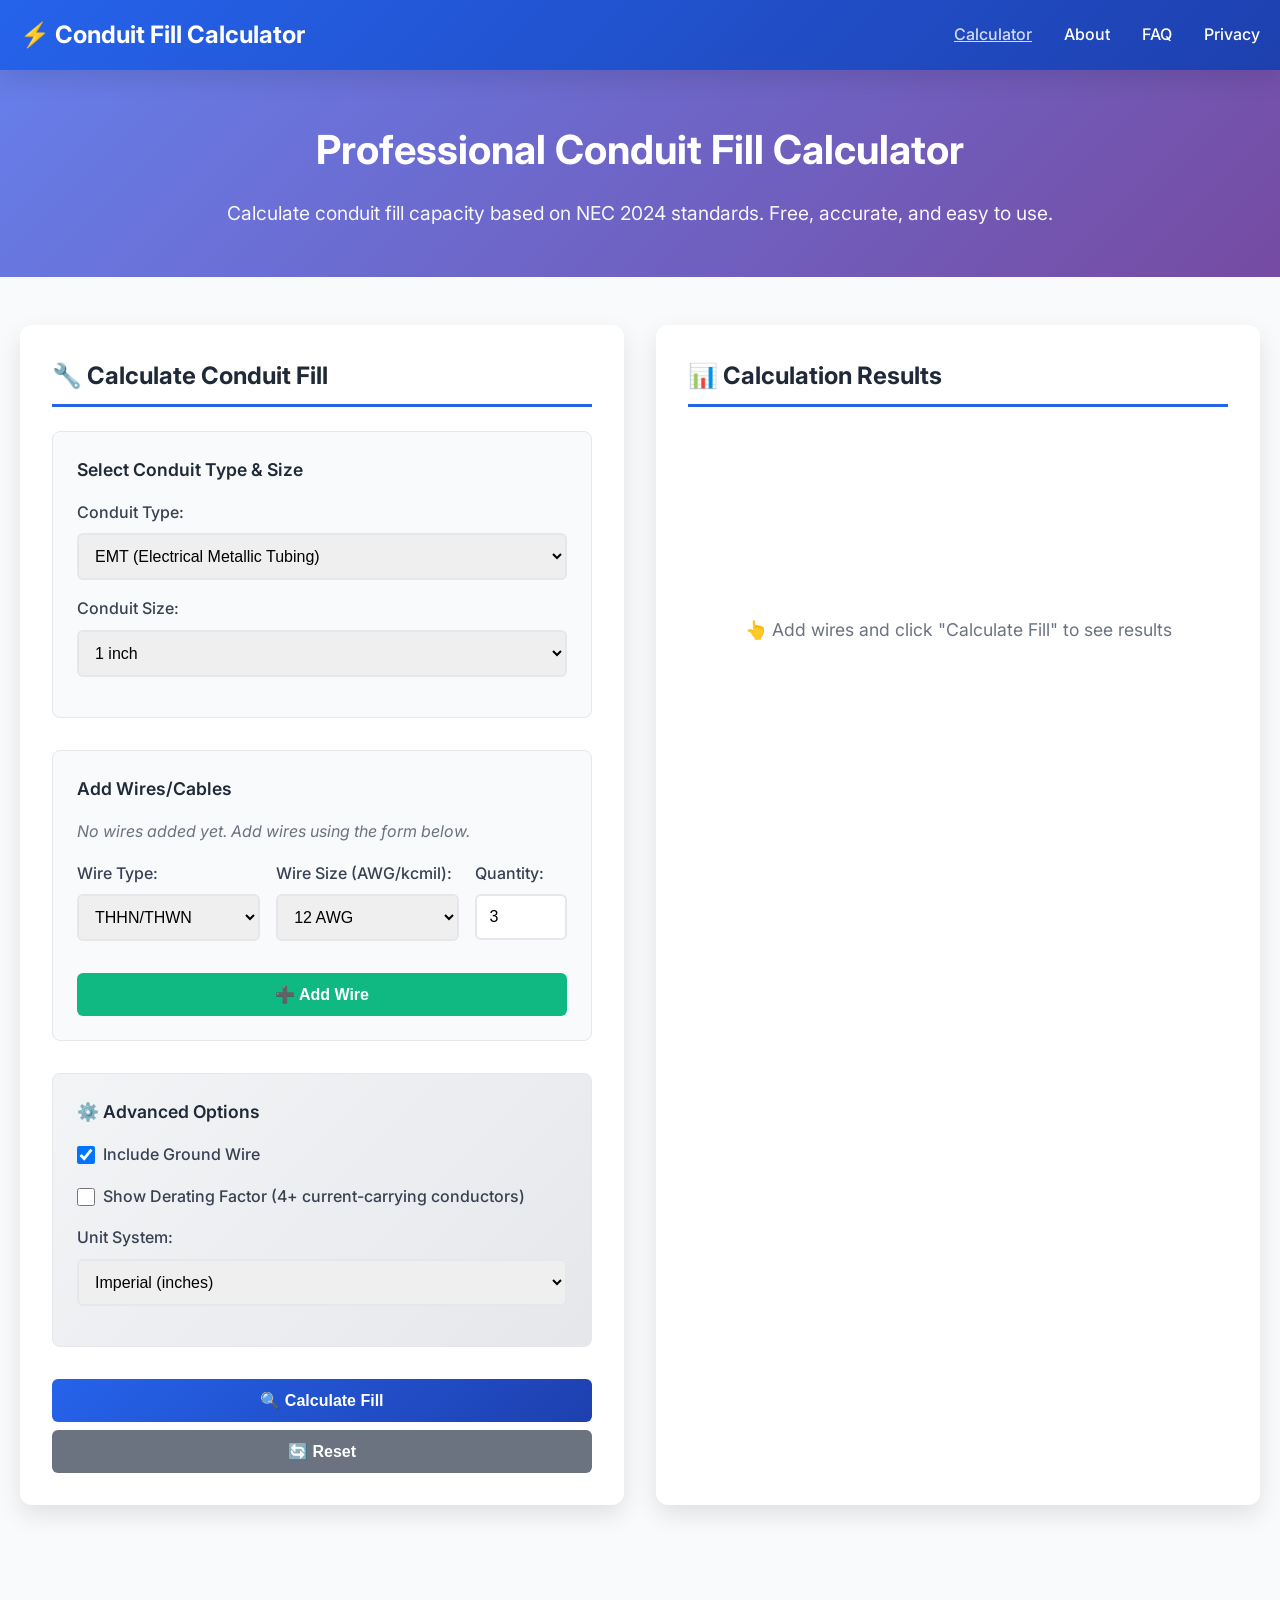
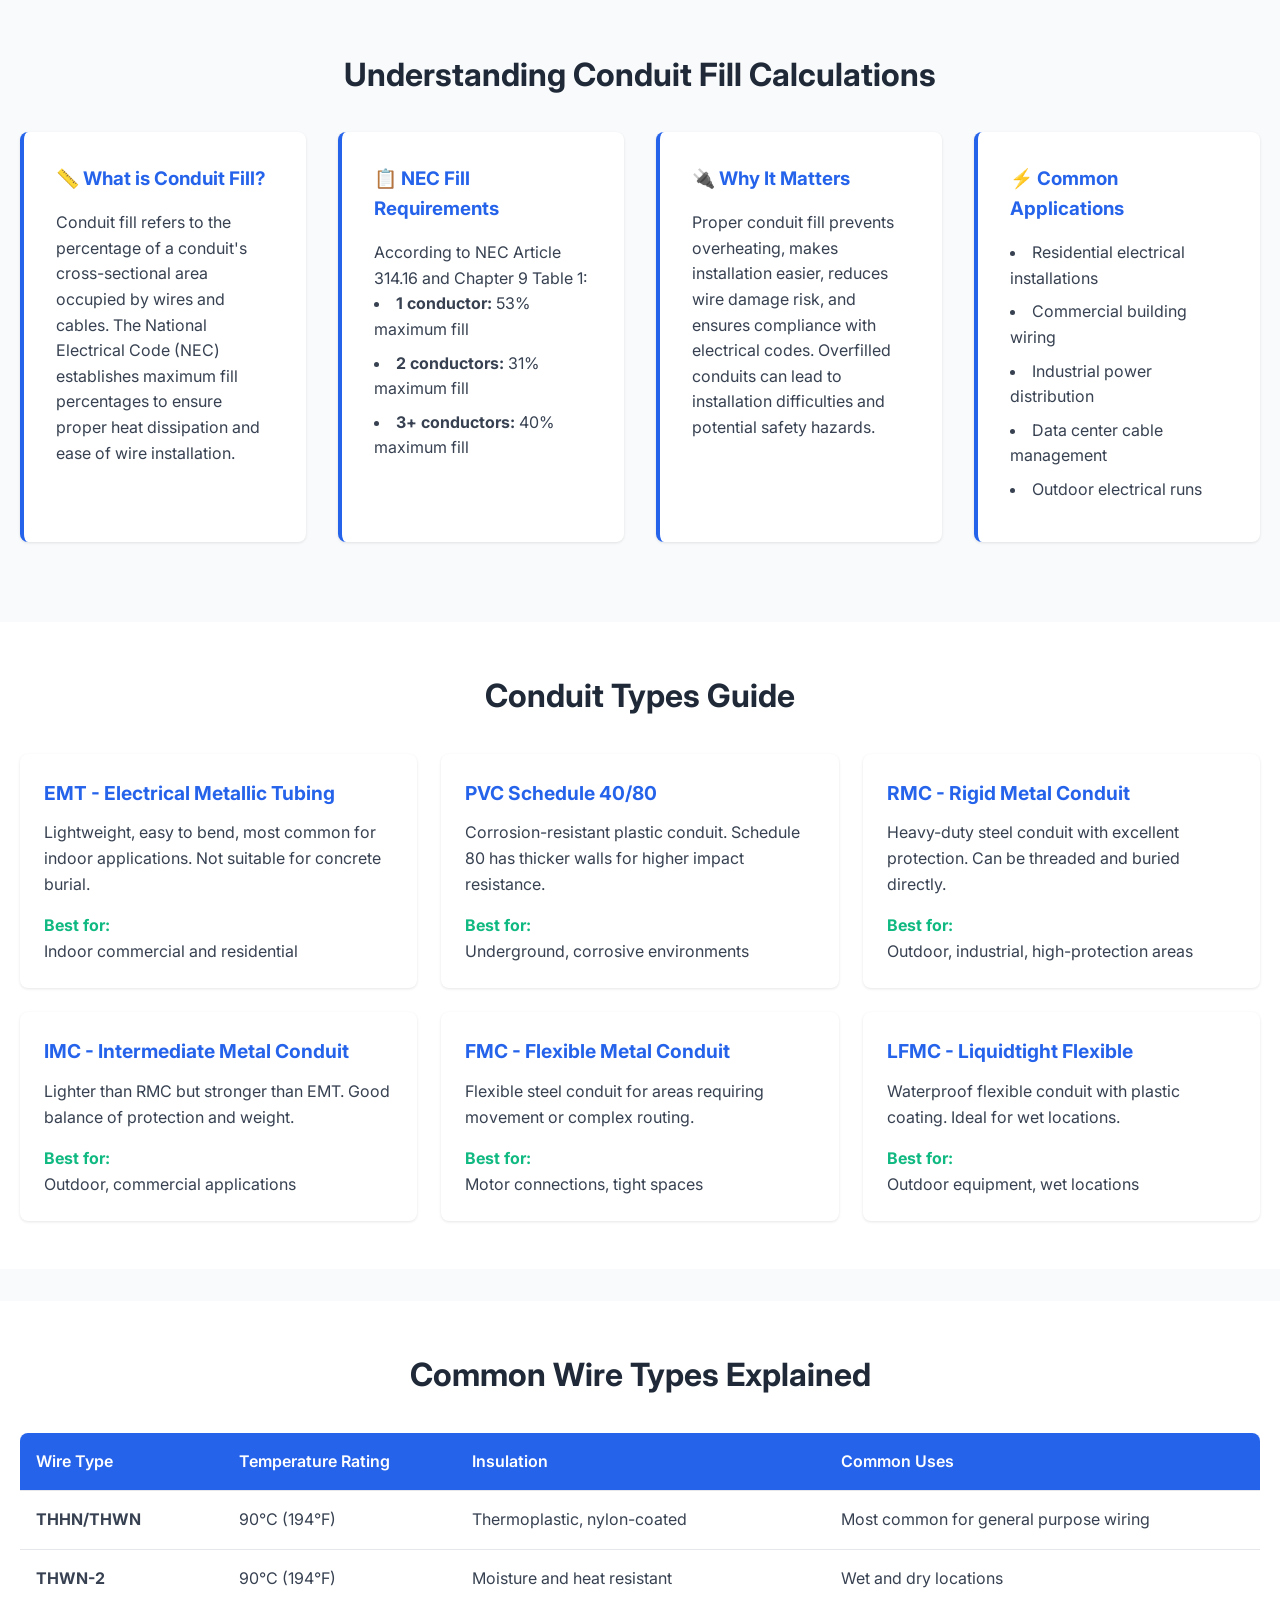
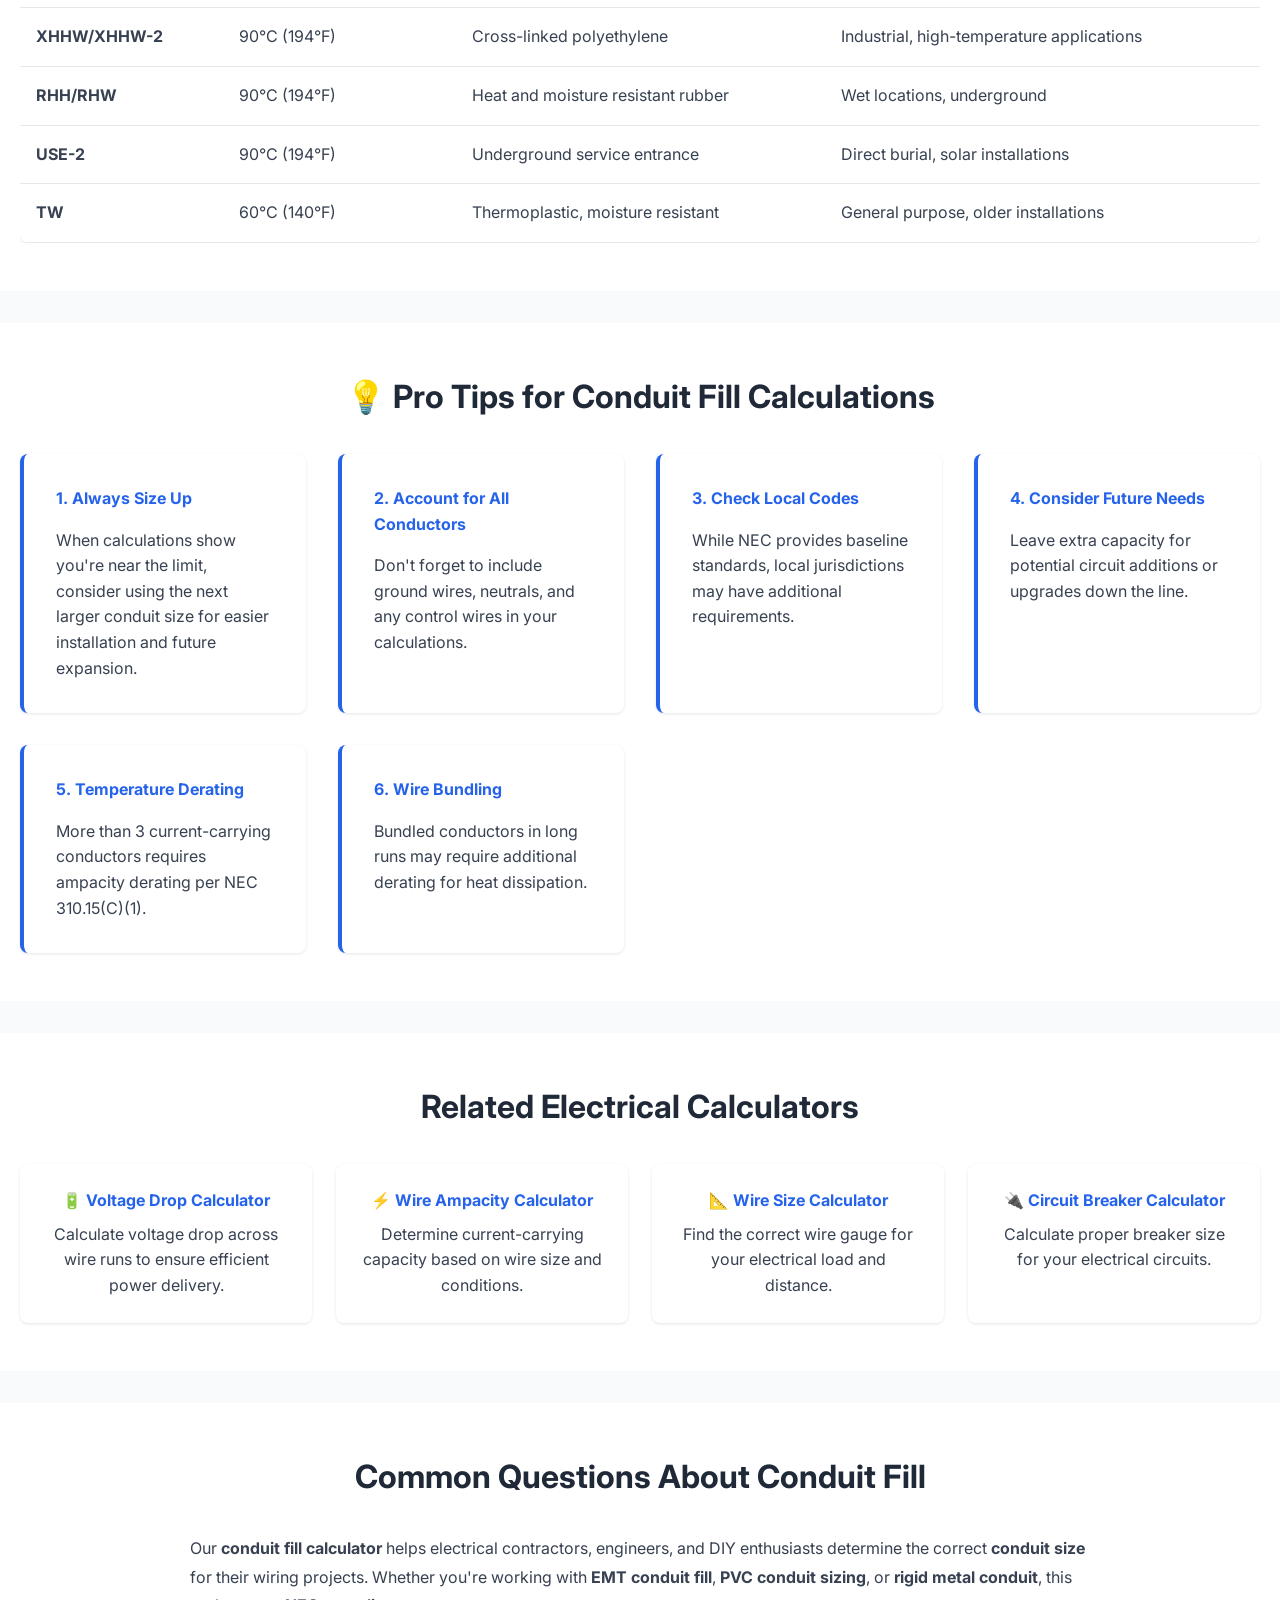
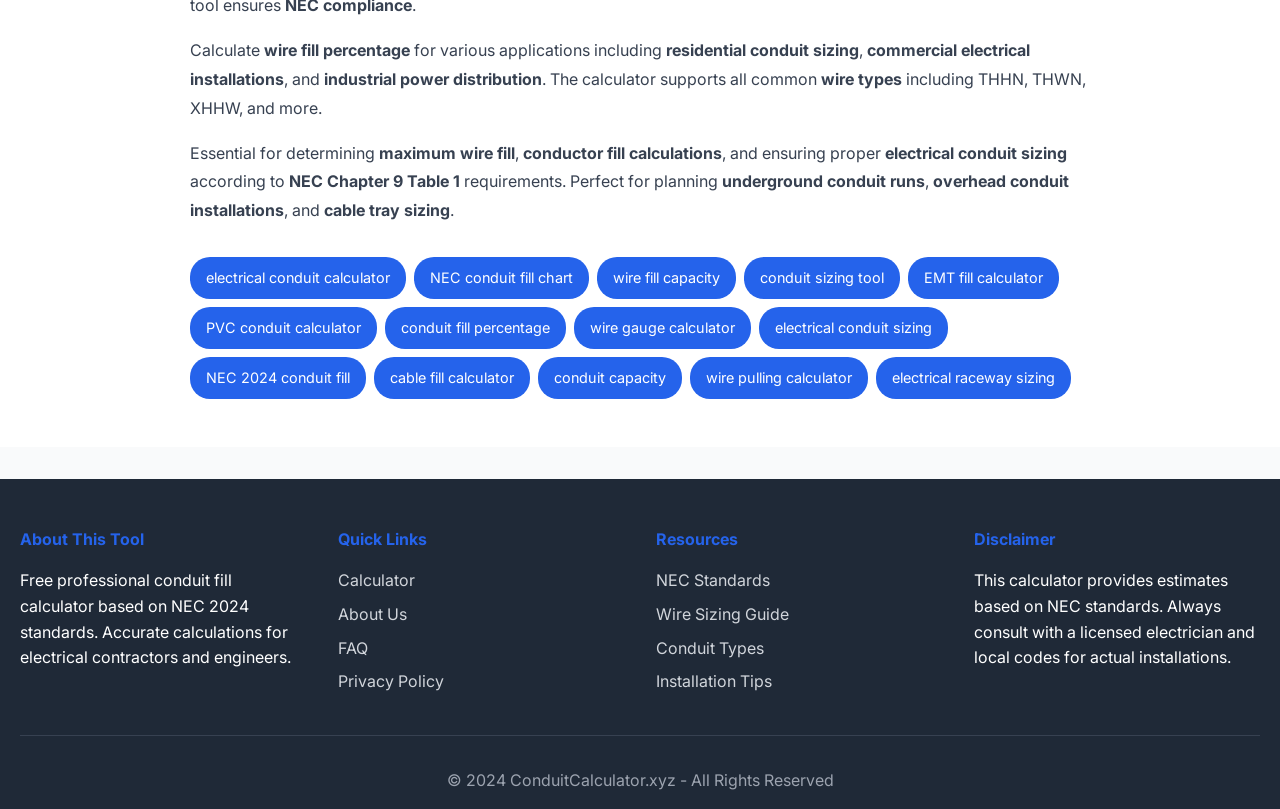
<file: index.html>
<!DOCTYPE html>
<html lang="en">
<head>
    <meta charset="UTF-8">
    <meta name="viewport" content="width=device-width, initial-scale=1.0">
    <title>Conduit Fill Calculator - NEC Compliant Wire & Cable Calculator 2024</title>
    <meta name="description" content="Free online conduit fill calculator based on NEC 2024 standards. Calculate maximum wire fill capacity for EMT, PVC, RMC conduits. Professional electrical conduit sizing tool.">
    <meta name="keywords" content="conduit fill calculator, NEC conduit fill, wire fill calculator, conduit size calculator, electrical conduit calculator, EMT conduit fill, PVC conduit fill, cable fill calculator, conduit capacity calculator">
    <meta name="author" content="ConduitCalculator.xyz">
    <meta name="robots" content="index, follow">
    <link rel="canonical" href="https://conduitcalculator.xyz/">
    
    <!-- Open Graph / Facebook -->
    <meta property="og:type" content="website">
    <meta property="og:url" content="https://conduitcalculator.xyz/">
    <meta property="og:title" content="Conduit Fill Calculator - NEC Compliant Wire Calculator">
    <meta property="og:description" content="Calculate conduit fill capacity based on NEC standards. Free online tool for electrical contractors and engineers.">
    <meta property="og:image" content="https://conduitcalculator.xyz/og-image.jpg">

    <!-- Twitter -->
    <meta property="twitter:card" content="summary_large_image">
    <meta property="twitter:url" content="https://conduitcalculator.xyz/">
    <meta property="twitter:title" content="Conduit Fill Calculator - NEC Compliant">
    <meta property="twitter:description" content="Calculate conduit fill capacity based on NEC standards.">
    <meta property="twitter:image" content="https://conduitcalculator.xyz/og-image.jpg">

    <!-- Structured Data -->
    <script type="application/ld+json">
    {
        "@context": "https://schema.org",
        "@type": "WebApplication",
        "name": "Conduit Fill Calculator",
        "description": "Professional conduit fill calculator for electrical contractors. Calculate wire and cable fill capacity based on NEC standards.",
        "url": "https://conduitcalculator.xyz/",
        "applicationCategory": "UtilityApplication",
        "operatingSystem": "Any",
        "offers": {
            "@type": "Offer",
            "price": "0",
            "priceCurrency": "USD"
        },
        "aggregateRating": {
            "@type": "AggregateRating",
            "ratingValue": "4.8",
            "ratingCount": "1247"
        }
    }
    </script>

    <!-- PWA Manifest -->
    <link rel="manifest" href="/manifest.json">
    <meta name="theme-color" content="#2563eb">
    <meta name="apple-mobile-web-app-capable" content="yes">
    <meta name="apple-mobile-web-app-status-bar-style" content="black-translucent">
    <meta name="apple-mobile-web-app-title" content="ConduitCalc">
    
    <link rel="stylesheet" href="styles.css">
    <link rel="preconnect" href="https://fonts.googleapis.com">
    <link rel="preconnect" href="https://fonts.gstatic.com" crossorigin>
    <link href="https://fonts.googleapis.com/css2?family=Inter:wght@300;400;500;600;700&display=swap" rel="stylesheet">
</head>
<body>
    <!-- Header -->
    <header class="header">
        <div class="container">
            <div class="logo">
                <h1>⚡ Conduit Fill Calculator</h1>
            </div>
            <nav class="nav">
                <ul>
                    <li><a href="index.html" class="active">Calculator</a></li>
                    <li><a href="about.html">About</a></li>
                    <li><a href="faq.html">FAQ</a></li>
                    <li><a href="privacy.html">Privacy</a></li>
                </ul>
            </nav>
        </div>
    </header>

    <!-- Hero Section -->
    <section class="hero">
        <div class="container">
            <h2>Professional Conduit Fill Calculator</h2>
            <p>Calculate conduit fill capacity based on NEC 2024 standards. Free, accurate, and easy to use.</p>
        </div>
    </section>

    <!-- Main Calculator Section -->
    <main class="main-content">
        <div class="container">
            <div class="calculator-wrapper">
                <!-- Left Panel - Calculator -->
                <div class="calculator-panel">
                    <h3>🔧 Calculate Conduit Fill</h3>
                    
                    <!-- Conduit Selection -->
                    <div class="section">
                        <h4>Select Conduit Type & Size</h4>
                        <div class="form-group">
                            <label for="conduitType">Conduit Type:</label>
                            <select id="conduitType" class="form-control">
                                <option value="EMT">EMT (Electrical Metallic Tubing)</option>
                                <option value="PVC40">PVC Schedule 40</option>
                                <option value="PVC80">PVC Schedule 80</option>
                                <option value="RMC">RMC (Rigid Metal Conduit)</option>
                                <option value="IMC">IMC (Intermediate Metal Conduit)</option>
                                <option value="FMC">FMC (Flexible Metal Conduit)</option>
                                <option value="LFMC">LFMC (Liquidtight Flexible Metal)</option>
                            </select>
                        </div>
                        <div class="form-group">
                            <label for="conduitSize">Conduit Size:</label>
                            <select id="conduitSize" class="form-control">
                                <option value="0.5">½ inch</option>
                                <option value="0.75">¾ inch</option>
                                <option value="1" selected>1 inch</option>
                                <option value="1.25">1¼ inch</option>
                                <option value="1.5">1½ inch</option>
                                <option value="2">2 inch</option>
                                <option value="2.5">2½ inch</option>
                                <option value="3">3 inch</option>
                                <option value="3.5">3½ inch</option>
                                <option value="4">4 inch</option>
                                <option value="5">5 inch</option>
                                <option value="6">6 inch</option>
                            </select>
                        </div>
                    </div>

                    <!-- Wire Selection -->
                    <div class="section">
                        <h4>Add Wires/Cables</h4>
                        <div id="wiresList" class="wires-list">
                            <!-- Dynamic wire entries will be added here -->
                        </div>
                        
                        <div class="wire-input-form">
                            <div class="form-row">
                                <div class="form-group">
                                    <label for="wireType">Wire Type:</label>
                                    <select id="wireType" class="form-control">
                                        <option value="THHN">THHN/THWN</option>
                                        <option value="THWN-2">THWN-2</option>
                                        <option value="XHHW">XHHW</option>
                                        <option value="XHHW-2">XHHW-2</option>
                                        <option value="RHH">RHH</option>
                                        <option value="RHW">RHW</option>
                                        <option value="RHW-2">RHW-2</option>
                                        <option value="USE-2">USE-2</option>
                                        <option value="TW">TW</option>
                                    </select>
                                </div>
                                <div class="form-group">
                                    <label for="wireSize">Wire Size (AWG/kcmil):</label>
                                    <select id="wireSize" class="form-control">
                                        <option value="14">14 AWG</option>
                                        <option value="12" selected>12 AWG</option>
                                        <option value="10">10 AWG</option>
                                        <option value="8">8 AWG</option>
                                        <option value="6">6 AWG</option>
                                        <option value="4">4 AWG</option>
                                        <option value="3">3 AWG</option>
                                        <option value="2">2 AWG</option>
                                        <option value="1">1 AWG</option>
                                        <option value="1/0">1/0 AWG</option>
                                        <option value="2/0">2/0 AWG</option>
                                        <option value="3/0">3/0 AWG</option>
                                        <option value="4/0">4/0 AWG</option>
                                        <option value="250">250 kcmil</option>
                                        <option value="300">300 kcmil</option>
                                        <option value="350">350 kcmil</option>
                                        <option value="400">400 kcmil</option>
                                        <option value="500">500 kcmil</option>
                                        <option value="600">600 kcmil</option>
                                        <option value="750">750 kcmil</option>
                                        <option value="1000">1000 kcmil</option>
                                    </select>
                                </div>
                                <div class="form-group">
                                    <label for="wireCount">Quantity:</label>
                                    <input type="number" id="wireCount" class="form-control" value="3" min="1" max="100">
                                </div>
                            </div>
                            <button type="button" class="btn btn-add" onclick="addWire()">➕ Add Wire</button>
                        </div>
                    </div>

                    <!-- Advanced Options -->
                    <div class="section advanced-section">
                        <h4>⚙️ Advanced Options</h4>
                        <div class="form-group">
                            <label>
                                <input type="checkbox" id="includeGround" checked>
                                Include Ground Wire
                            </label>
                        </div>
                        <div class="form-group">
                            <label>
                                <input type="checkbox" id="derating">
                                Show Derating Factor (4+ current-carrying conductors)
                            </label>
                        </div>
                        <div class="form-group">
                            <label for="unitSystem">Unit System:</label>
                            <select id="unitSystem" class="form-control" onchange="calculate()">
                                <option value="imperial">Imperial (inches)</option>
                                <option value="metric">Metric (mm)</option>
                            </select>
                        </div>
                    </div>

                    <button type="button" class="btn btn-calculate" onclick="calculate()">🔍 Calculate Fill</button>
                    <button type="button" class="btn btn-reset" onclick="resetCalculator()">🔄 Reset</button>
                </div>

                <!-- Right Panel - Results -->
                <div class="results-panel">
                    <h3>📊 Calculation Results</h3>
                    <div id="results" class="results-content">
                        <div class="empty-state">
                            <p>👆 Add wires and click "Calculate Fill" to see results</p>
                        </div>
                    </div>
                </div>
            </div>
        </div>
    </main>

    <!-- Information Sections -->
    <section class="info-section">
        <div class="container">
            <h2>Understanding Conduit Fill Calculations</h2>
            <div class="info-grid">
                <div class="info-card">
                    <h3>📏 What is Conduit Fill?</h3>
                    <p>Conduit fill refers to the percentage of a conduit's cross-sectional area occupied by wires and cables. The National Electrical Code (NEC) establishes maximum fill percentages to ensure proper heat dissipation and ease of wire installation.</p>
                </div>
                <div class="info-card">
                    <h3>📋 NEC Fill Requirements</h3>
                    <p>According to NEC Article 314.16 and Chapter 9 Table 1:</p>
                    <ul>
                        <li><strong>1 conductor:</strong> 53% maximum fill</li>
                        <li><strong>2 conductors:</strong> 31% maximum fill</li>
                        <li><strong>3+ conductors:</strong> 40% maximum fill</li>
                    </ul>
                </div>
                <div class="info-card">
                    <h3>🔌 Why It Matters</h3>
                    <p>Proper conduit fill prevents overheating, makes installation easier, reduces wire damage risk, and ensures compliance with electrical codes. Overfilled conduits can lead to installation difficulties and potential safety hazards.</p>
                </div>
                <div class="info-card">
                    <h3>⚡ Common Applications</h3>
                    <ul>
                        <li>Residential electrical installations</li>
                        <li>Commercial building wiring</li>
                        <li>Industrial power distribution</li>
                        <li>Data center cable management</li>
                        <li>Outdoor electrical runs</li>
                    </ul>
                </div>
            </div>
        </div>
    </section>

    <!-- Conduit Types Guide -->
    <section class="guide-section">
        <div class="container">
            <h2>Conduit Types Guide</h2>
            <div class="conduit-types">
                <div class="conduit-card">
                    <h3>EMT - Electrical Metallic Tubing</h3>
                    <p>Lightweight, easy to bend, most common for indoor applications. Not suitable for concrete burial.</p>
                    <strong>Best for:</strong> Indoor commercial and residential
                </div>
                <div class="conduit-card">
                    <h3>PVC Schedule 40/80</h3>
                    <p>Corrosion-resistant plastic conduit. Schedule 80 has thicker walls for higher impact resistance.</p>
                    <strong>Best for:</strong> Underground, corrosive environments
                </div>
                <div class="conduit-card">
                    <h3>RMC - Rigid Metal Conduit</h3>
                    <p>Heavy-duty steel conduit with excellent protection. Can be threaded and buried directly.</p>
                    <strong>Best for:</strong> Outdoor, industrial, high-protection areas
                </div>
                <div class="conduit-card">
                    <h3>IMC - Intermediate Metal Conduit</h3>
                    <p>Lighter than RMC but stronger than EMT. Good balance of protection and weight.</p>
                    <strong>Best for:</strong> Outdoor, commercial applications
                </div>
                <div class="conduit-card">
                    <h3>FMC - Flexible Metal Conduit</h3>
                    <p>Flexible steel conduit for areas requiring movement or complex routing.</p>
                    <strong>Best for:</strong> Motor connections, tight spaces
                </div>
                <div class="conduit-card">
                    <h3>LFMC - Liquidtight Flexible</h3>
                    <p>Waterproof flexible conduit with plastic coating. Ideal for wet locations.</p>
                    <strong>Best for:</strong> Outdoor equipment, wet locations
                </div>
            </div>
        </div>
    </section>

    <!-- Wire Types Guide -->
    <section class="wire-guide-section">
        <div class="container">
            <h2>Common Wire Types Explained</h2>
            <div class="wire-types-table">
                <table>
                    <thead>
                        <tr>
                            <th>Wire Type</th>
                            <th>Temperature Rating</th>
                            <th>Insulation</th>
                            <th>Common Uses</th>
                        </tr>
                    </thead>
                    <tbody>
                        <tr>
                            <td><strong>THHN/THWN</strong></td>
                            <td>90°C (194°F)</td>
                            <td>Thermoplastic, nylon-coated</td>
                            <td>Most common for general purpose wiring</td>
                        </tr>
                        <tr>
                            <td><strong>THWN-2</strong></td>
                            <td>90°C (194°F)</td>
                            <td>Moisture and heat resistant</td>
                            <td>Wet and dry locations</td>
                        </tr>
                        <tr>
                            <td><strong>XHHW/XHHW-2</strong></td>
                            <td>90°C (194°F)</td>
                            <td>Cross-linked polyethylene</td>
                            <td>Industrial, high-temperature applications</td>
                        </tr>
                        <tr>
                            <td><strong>RHH/RHW</strong></td>
                            <td>90°C (194°F)</td>
                            <td>Heat and moisture resistant rubber</td>
                            <td>Wet locations, underground</td>
                        </tr>
                        <tr>
                            <td><strong>USE-2</strong></td>
                            <td>90°C (194°F)</td>
                            <td>Underground service entrance</td>
                            <td>Direct burial, solar installations</td>
                        </tr>
                        <tr>
                            <td><strong>TW</strong></td>
                            <td>60°C (140°F)</td>
                            <td>Thermoplastic, moisture resistant</td>
                            <td>General purpose, older installations</td>
                        </tr>
                    </tbody>
                </table>
            </div>
        </div>
    </section>

    <!-- Quick Tips -->
    <section class="tips-section">
        <div class="container">
            <h2>💡 Pro Tips for Conduit Fill Calculations</h2>
            <div class="tips-grid">
                <div class="tip-card">
                    <h4>1. Always Size Up</h4>
                    <p>When calculations show you're near the limit, consider using the next larger conduit size for easier installation and future expansion.</p>
                </div>
                <div class="tip-card">
                    <h4>2. Account for All Conductors</h4>
                    <p>Don't forget to include ground wires, neutrals, and any control wires in your calculations.</p>
                </div>
                <div class="tip-card">
                    <h4>3. Check Local Codes</h4>
                    <p>While NEC provides baseline standards, local jurisdictions may have additional requirements.</p>
                </div>
                <div class="tip-card">
                    <h4>4. Consider Future Needs</h4>
                    <p>Leave extra capacity for potential circuit additions or upgrades down the line.</p>
                </div>
                <div class="tip-card">
                    <h4>5. Temperature Derating</h4>
                    <p>More than 3 current-carrying conductors requires ampacity derating per NEC 310.15(C)(1).</p>
                </div>
                <div class="tip-card">
                    <h4>6. Wire Bundling</h4>
                    <p>Bundled conductors in long runs may require additional derating for heat dissipation.</p>
                </div>
            </div>
        </div>
    </section>

    <!-- Related Calculators -->
    <section class="related-section">
        <div class="container">
            <h2>Related Electrical Calculators</h2>
            <div class="related-grid">
                <div class="related-card">
                    <h4>🔋 Voltage Drop Calculator</h4>
                    <p>Calculate voltage drop across wire runs to ensure efficient power delivery.</p>
                </div>
                <div class="related-card">
                    <h4>⚡ Wire Ampacity Calculator</h4>
                    <p>Determine current-carrying capacity based on wire size and conditions.</p>
                </div>
                <div class="related-card">
                    <h4>📐 Wire Size Calculator</h4>
                    <p>Find the correct wire gauge for your electrical load and distance.</p>
                </div>
                <div class="related-card">
                    <h4>🔌 Circuit Breaker Calculator</h4>
                    <p>Calculate proper breaker size for your electrical circuits.</p>
                </div>
            </div>
        </div>
    </section>

    <!-- Keywords Section for SEO -->
    <section class="keywords-section">
        <div class="container">
            <h2>Common Questions About Conduit Fill</h2>
            <div class="keywords-content">
                <p>Our <strong>conduit fill calculator</strong> helps electrical contractors, engineers, and DIY enthusiasts determine the correct <strong>conduit size</strong> for their wiring projects. Whether you're working with <strong>EMT conduit fill</strong>, <strong>PVC conduit sizing</strong>, or <strong>rigid metal conduit</strong>, this tool ensures <strong>NEC compliance</strong>.</p>
                
                <p>Calculate <strong>wire fill percentage</strong> for various applications including <strong>residential conduit sizing</strong>, <strong>commercial electrical installations</strong>, and <strong>industrial power distribution</strong>. The calculator supports all common <strong>wire types</strong> including THHN, THWN, XHHW, and more.</p>
                
                <p>Essential for determining <strong>maximum wire fill</strong>, <strong>conductor fill calculations</strong>, and ensuring proper <strong>electrical conduit sizing</strong> according to <strong>NEC Chapter 9 Table 1</strong> requirements. Perfect for planning <strong>underground conduit runs</strong>, <strong>overhead conduit installations</strong>, and <strong>cable tray sizing</strong>.</p>

                <div class="keyword-tags">
                    <span>electrical conduit calculator</span>
                    <span>NEC conduit fill chart</span>
                    <span>wire fill capacity</span>
                    <span>conduit sizing tool</span>
                    <span>EMT fill calculator</span>
                    <span>PVC conduit calculator</span>
                    <span>conduit fill percentage</span>
                    <span>wire gauge calculator</span>
                    <span>electrical conduit sizing</span>
                    <span>NEC 2024 conduit fill</span>
                    <span>cable fill calculator</span>
                    <span>conduit capacity</span>
                    <span>wire pulling calculator</span>
                    <span>electrical raceway sizing</span>
                </div>
            </div>
        </div>
    </section>

    <!-- Footer -->
    <footer class="footer">
        <div class="container">
            <div class="footer-content">
                <div class="footer-section">
                    <h4>About This Tool</h4>
                    <p>Free professional conduit fill calculator based on NEC 2024 standards. Accurate calculations for electrical contractors and engineers.</p>
                </div>
                <div class="footer-section">
                    <h4>Quick Links</h4>
                    <ul>
                        <li><a href="index.html">Calculator</a></li>
                        <li><a href="about.html">About Us</a></li>
                        <li><a href="faq.html">FAQ</a></li>
                        <li><a href="privacy.html">Privacy Policy</a></li>
                    </ul>
                </div>
                <div class="footer-section">
                    <h4>Resources</h4>
                    <ul>
                        <li><a href="#nec-standards">NEC Standards</a></li>
                        <li><a href="#wire-sizing">Wire Sizing Guide</a></li>
                        <li><a href="#conduit-types">Conduit Types</a></li>
                        <li><a href="#installation-tips">Installation Tips</a></li>
                    </ul>
                </div>
                <div class="footer-section">
                    <h4>Disclaimer</h4>
                    <p>This calculator provides estimates based on NEC standards. Always consult with a licensed electrician and local codes for actual installations.</p>
                </div>
            </div>
            <div class="footer-bottom">
                <p>&copy; 2024 ConduitCalculator.xyz - All Rights Reserved</p>
            </div>
        </div>
    </footer>

    <script src="script.js"></script>
</body>
</html>
</file>
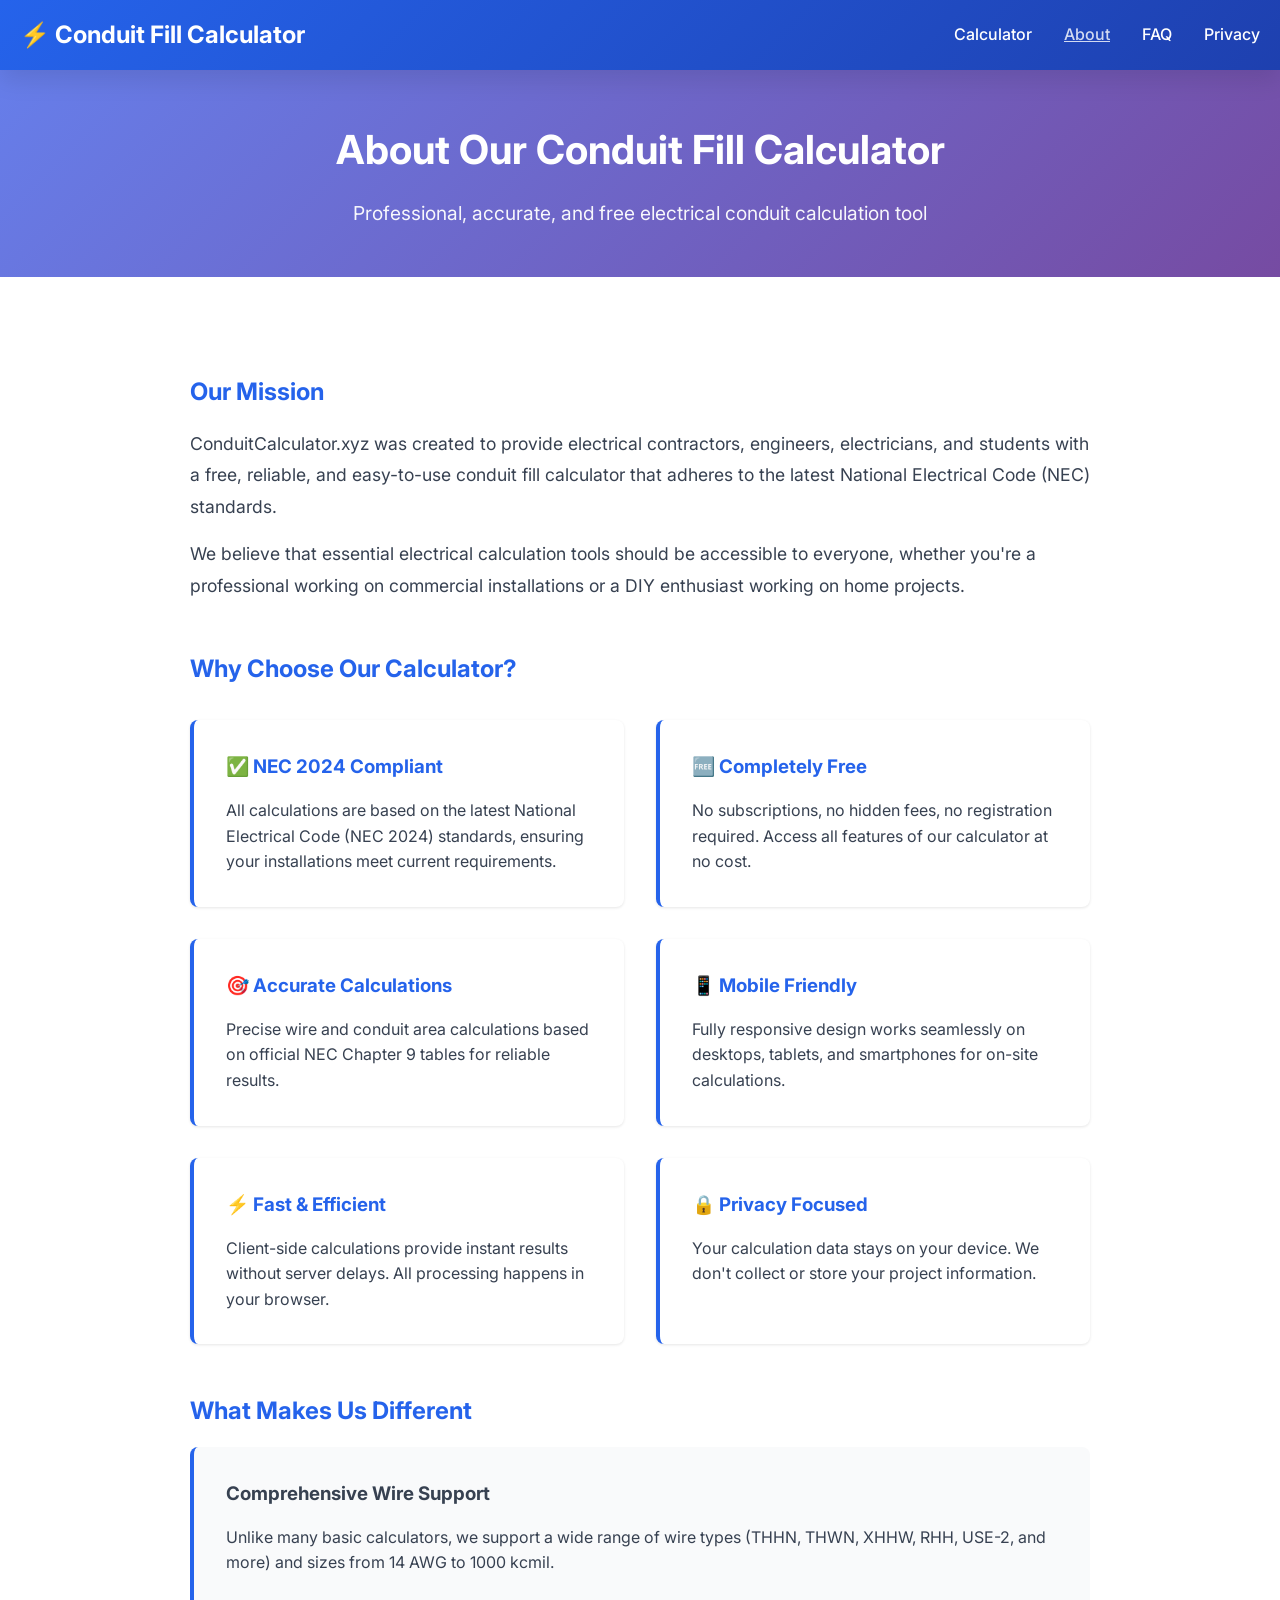
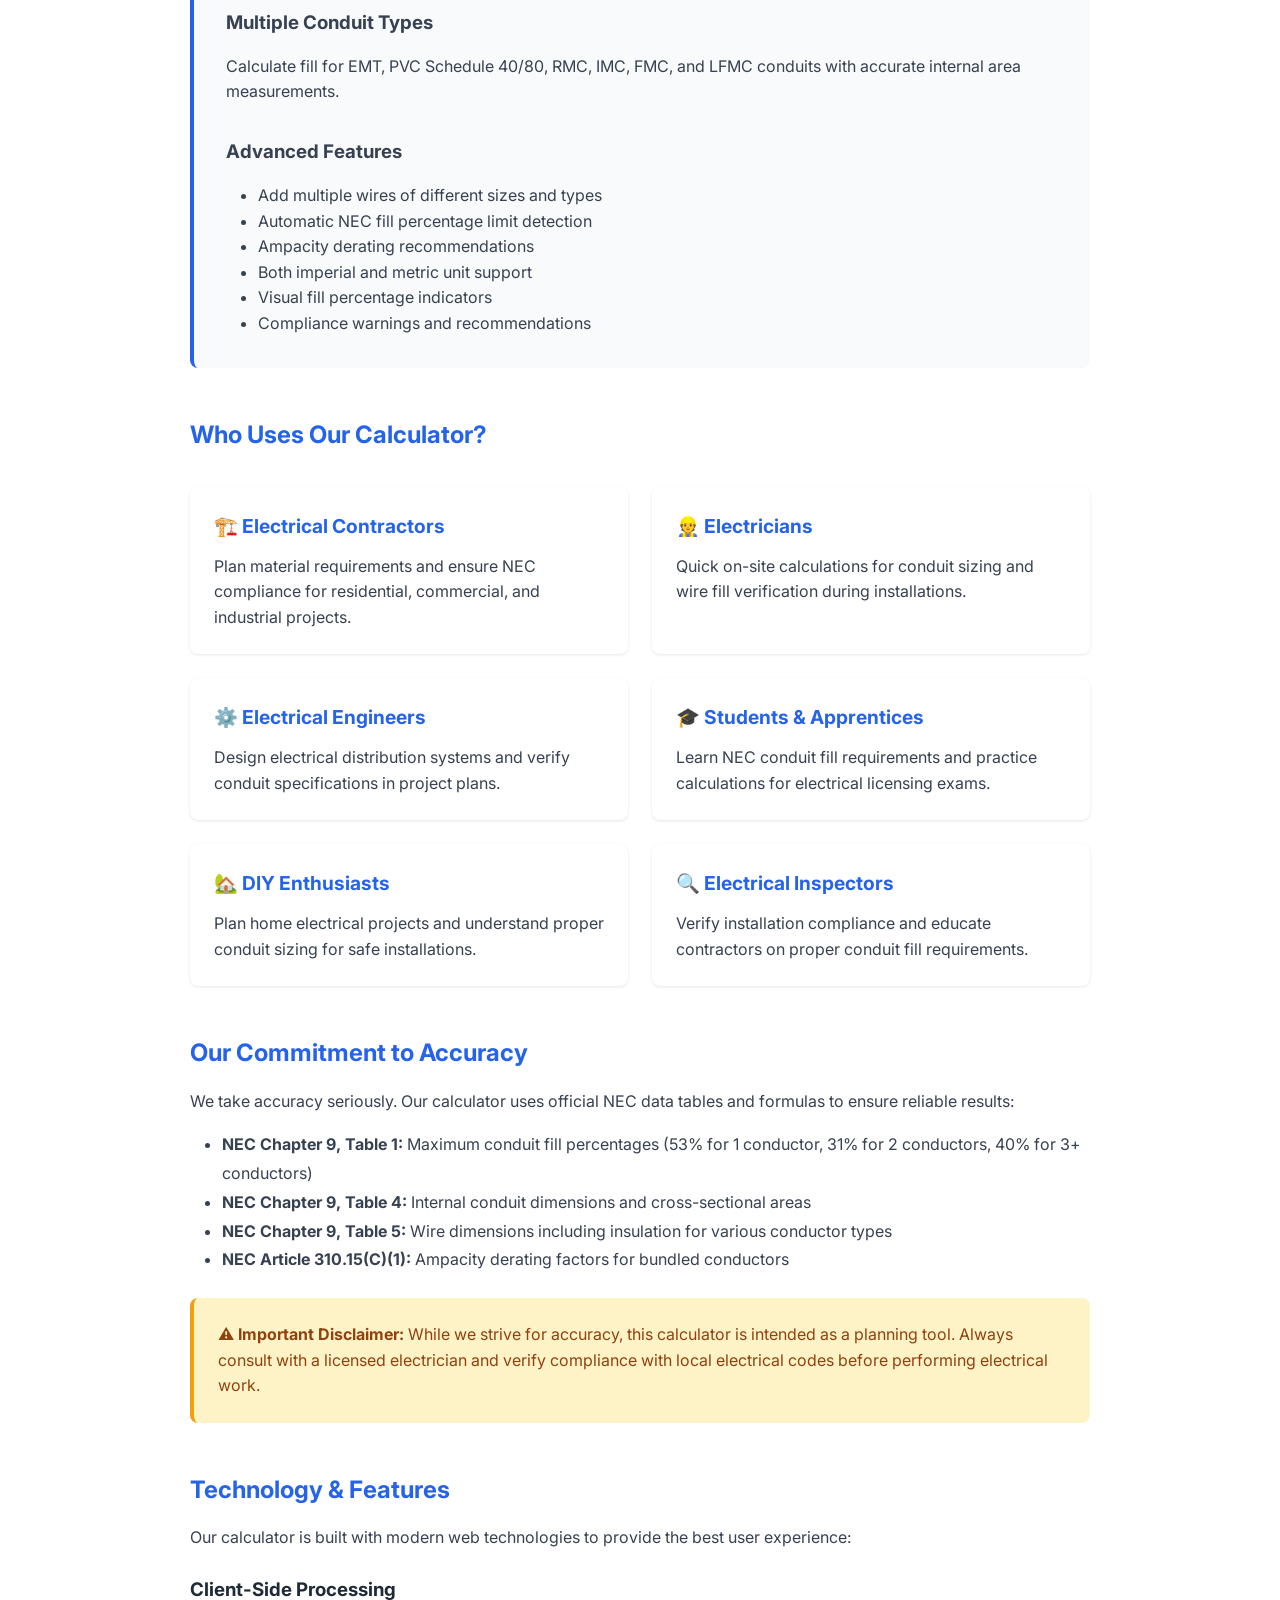
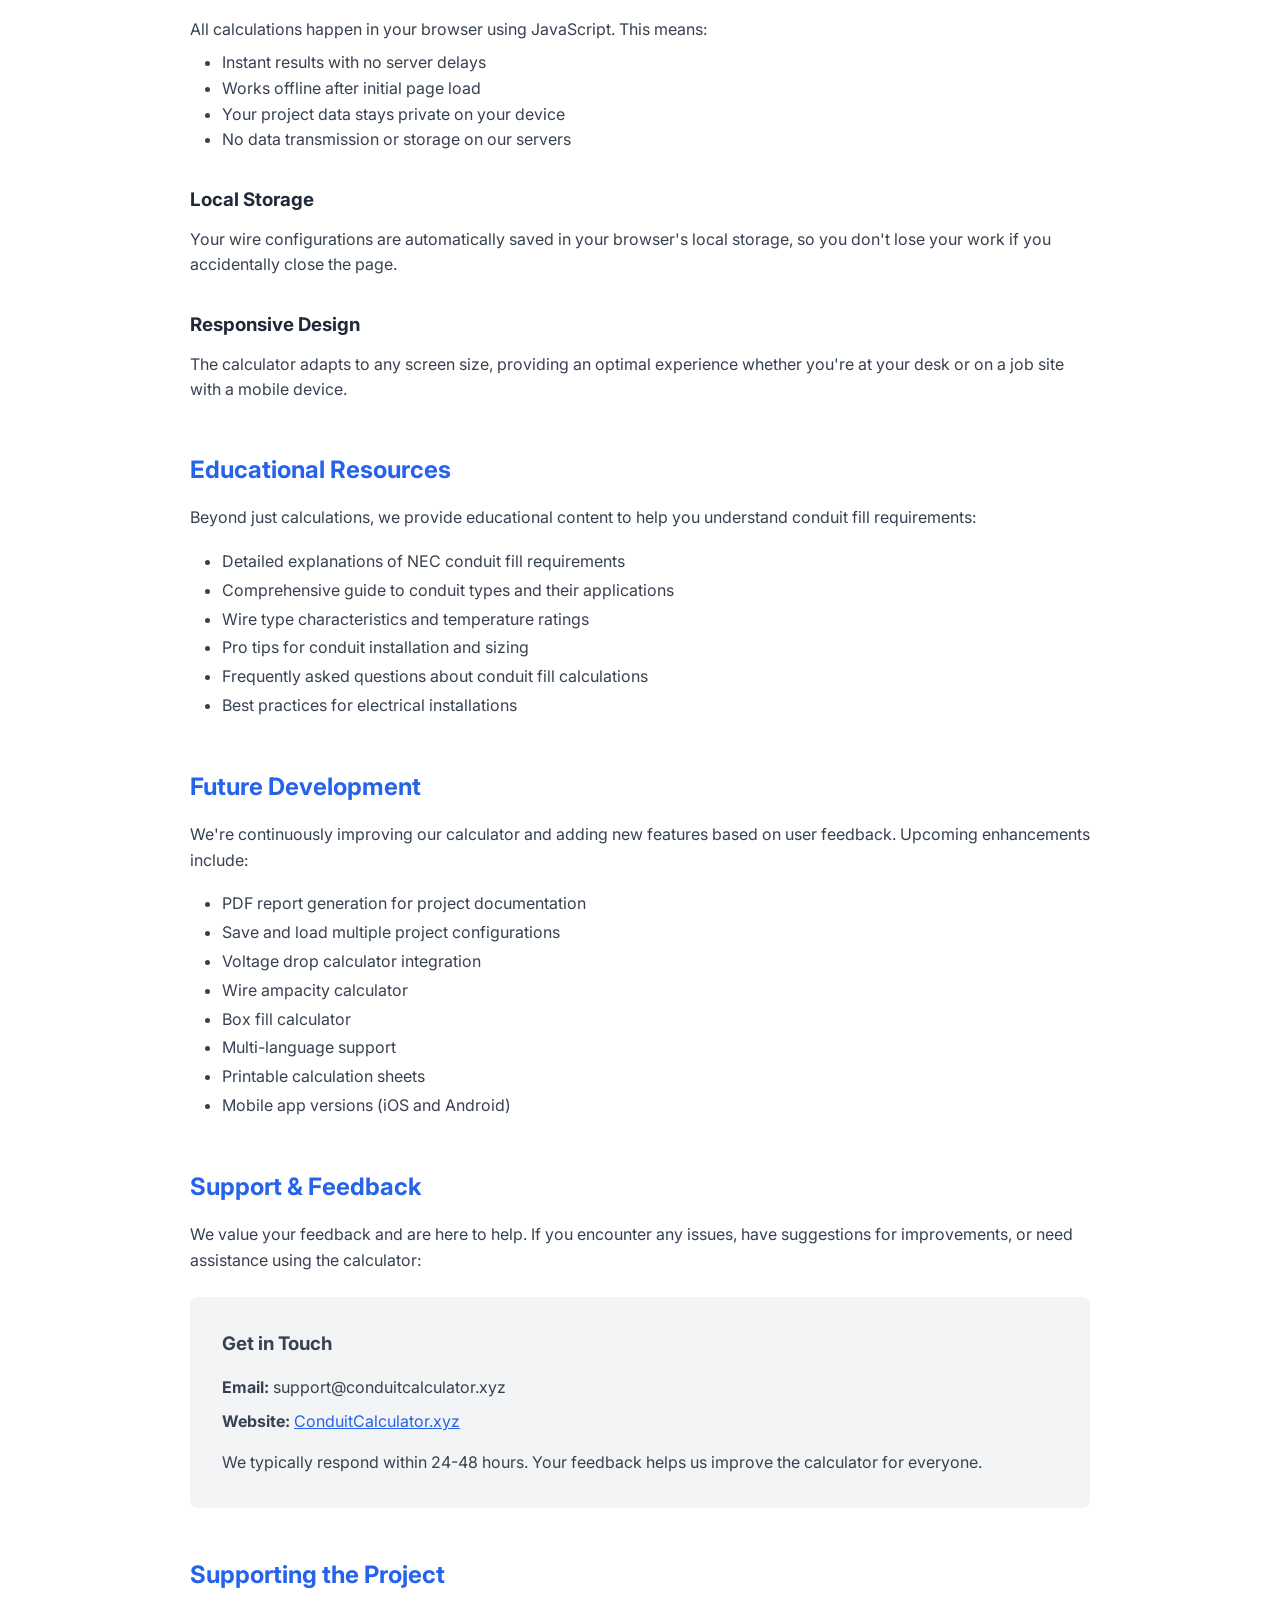
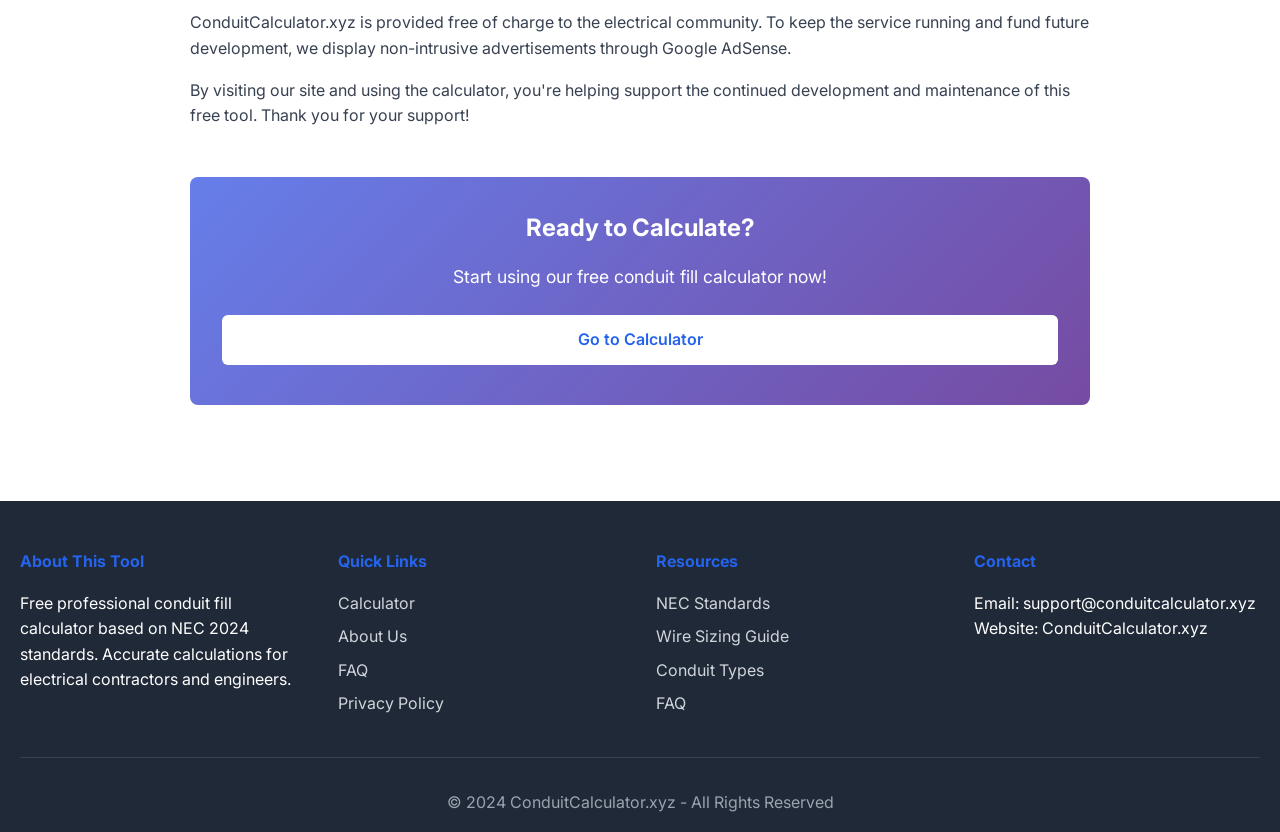
<file: about.html>
<!DOCTYPE html>
<html lang="en">
<head>
    <meta charset="UTF-8">
    <meta name="viewport" content="width=device-width, initial-scale=1.0">
    <title>About Us - Professional Conduit Fill Calculator Tool</title>
    <meta name="description" content="Learn about ConduitCalculator.xyz - Your trusted source for NEC-compliant conduit fill calculations. Free, accurate, and easy-to-use electrical calculator tool.">
    <meta name="robots" content="index, follow">
    <link rel="canonical" href="https://conduitcalculator.xyz/about.html">
    <!-- PWA Manifest -->
    <link rel="manifest" href="/manifest.json">
    <meta name="theme-color" content="#2563eb">
    
    <link rel="stylesheet" href="styles.css">
    <link href="https://fonts.googleapis.com/css2?family=Inter:wght@300;400;500;600;700&display=swap" rel="stylesheet">
</head>
<body>
    <header class="header">
        <div class="container">
            <div class="logo">
                <h1>⚡ Conduit Fill Calculator</h1>
            </div>
            <nav class="nav">
                <ul>
                    <li><a href="index.html">Calculator</a></li>
                    <li><a href="about.html" class="active">About</a></li>
                    <li><a href="faq.html">FAQ</a></li>
                    <li><a href="privacy.html">Privacy</a></li>
                </ul>
            </nav>
        </div>
    </header>

    <section class="hero">
        <div class="container">
            <h2>About Our Conduit Fill Calculator</h2>
            <p>Professional, accurate, and free electrical conduit calculation tool</p>
        </div>
    </section>

    <main class="main-content" style="background: white;">
        <div class="container">
            <div style="max-width: 900px; margin: 0 auto; padding: 3rem 0;">
                
                <section style="margin-bottom: 3rem;">
                    <h2 style="color: #2563eb; margin-bottom: 1rem;">Our Mission</h2>
                    <p style="font-size: 1.1rem; line-height: 1.8;">ConduitCalculator.xyz was created to provide electrical contractors, engineers, electricians, and students with a free, reliable, and easy-to-use conduit fill calculator that adheres to the latest National Electrical Code (NEC) standards.</p>
                    <p style="font-size: 1.1rem; line-height: 1.8; margin-top: 1rem;">We believe that essential electrical calculation tools should be accessible to everyone, whether you're a professional working on commercial installations or a DIY enthusiast working on home projects.</p>
                </section>

                <section style="margin-bottom: 3rem;">
                    <h2 style="color: #2563eb; margin-bottom: 1rem;">Why Choose Our Calculator?</h2>
                    <div class="info-grid" style="margin-top: 2rem;">
                        <div class="info-card">
                            <h3>✅ NEC 2024 Compliant</h3>
                            <p>All calculations are based on the latest National Electrical Code (NEC 2024) standards, ensuring your installations meet current requirements.</p>
                        </div>
                        <div class="info-card">
                            <h3>🆓 Completely Free</h3>
                            <p>No subscriptions, no hidden fees, no registration required. Access all features of our calculator at no cost.</p>
                        </div>
                        <div class="info-card">
                            <h3>🎯 Accurate Calculations</h3>
                            <p>Precise wire and conduit area calculations based on official NEC Chapter 9 tables for reliable results.</p>
                        </div>
                        <div class="info-card">
                            <h3>📱 Mobile Friendly</h3>
                            <p>Fully responsive design works seamlessly on desktops, tablets, and smartphones for on-site calculations.</p>
                        </div>
                        <div class="info-card">
                            <h3>⚡ Fast & Efficient</h3>
                            <p>Client-side calculations provide instant results without server delays. All processing happens in your browser.</p>
                        </div>
                        <div class="info-card">
                            <h3>🔒 Privacy Focused</h3>
                            <p>Your calculation data stays on your device. We don't collect or store your project information.</p>
                        </div>
                    </div>
                </section>

                <section style="margin-bottom: 3rem;">
                    <h2 style="color: #2563eb; margin-bottom: 1rem;">What Makes Us Different</h2>
                    <div style="background: #f9fafb; padding: 2rem; border-radius: 8px; border-left: 4px solid #2563eb;">
                        <h3 style="margin-bottom: 1rem;">Comprehensive Wire Support</h3>
                        <p>Unlike many basic calculators, we support a wide range of wire types (THHN, THWN, XHHW, RHH, USE-2, and more) and sizes from 14 AWG to 1000 kcmil.</p>
                        
                        <h3 style="margin-top: 2rem; margin-bottom: 1rem;">Multiple Conduit Types</h3>
                        <p>Calculate fill for EMT, PVC Schedule 40/80, RMC, IMC, FMC, and LFMC conduits with accurate internal area measurements.</p>
                        
                        <h3 style="margin-top: 2rem; margin-bottom: 1rem;">Advanced Features</h3>
                        <ul style="margin-left: 2rem; margin-top: 0.5rem;">
                            <li>Add multiple wires of different sizes and types</li>
                            <li>Automatic NEC fill percentage limit detection</li>
                            <li>Ampacity derating recommendations</li>
                            <li>Both imperial and metric unit support</li>
                            <li>Visual fill percentage indicators</li>
                            <li>Compliance warnings and recommendations</li>
                        </ul>
                    </div>
                </section>

                <section style="margin-bottom: 3rem;">
                    <h2 style="color: #2563eb; margin-bottom: 1rem;">Who Uses Our Calculator?</h2>
                    <div class="conduit-types" style="margin-top: 2rem;">
                        <div class="conduit-card">
                            <h3>🏗️ Electrical Contractors</h3>
                            <p>Plan material requirements and ensure NEC compliance for residential, commercial, and industrial projects.</p>
                        </div>
                        <div class="conduit-card">
                            <h3>👷 Electricians</h3>
                            <p>Quick on-site calculations for conduit sizing and wire fill verification during installations.</p>
                        </div>
                        <div class="conduit-card">
                            <h3>⚙️ Electrical Engineers</h3>
                            <p>Design electrical distribution systems and verify conduit specifications in project plans.</p>
                        </div>
                        <div class="conduit-card">
                            <h3>🎓 Students & Apprentices</h3>
                            <p>Learn NEC conduit fill requirements and practice calculations for electrical licensing exams.</p>
                        </div>
                        <div class="conduit-card">
                            <h3>🏡 DIY Enthusiasts</h3>
                            <p>Plan home electrical projects and understand proper conduit sizing for safe installations.</p>
                        </div>
                        <div class="conduit-card">
                            <h3>🔍 Electrical Inspectors</h3>
                            <p>Verify installation compliance and educate contractors on proper conduit fill requirements.</p>
                        </div>
                    </div>
                </section>

                <section style="margin-bottom: 3rem;">
                    <h2 style="color: #2563eb; margin-bottom: 1rem;">Our Commitment to Accuracy</h2>
                    <p style="margin-bottom: 1rem;">We take accuracy seriously. Our calculator uses official NEC data tables and formulas to ensure reliable results:</p>
                    <ul style="margin-left: 2rem; line-height: 1.8;">
                        <li><strong>NEC Chapter 9, Table 1:</strong> Maximum conduit fill percentages (53% for 1 conductor, 31% for 2 conductors, 40% for 3+ conductors)</li>
                        <li><strong>NEC Chapter 9, Table 4:</strong> Internal conduit dimensions and cross-sectional areas</li>
                        <li><strong>NEC Chapter 9, Table 5:</strong> Wire dimensions including insulation for various conductor types</li>
                        <li><strong>NEC Article 310.15(C)(1):</strong> Ampacity derating factors for bundled conductors</li>
                    </ul>
                    <div style="background: #fef3c7; padding: 1.5rem; border-radius: 8px; margin-top: 1.5rem; border-left: 4px solid #f59e0b;">
                        <p style="color: #92400e;"><strong>⚠️ Important Disclaimer:</strong> While we strive for accuracy, this calculator is intended as a planning tool. Always consult with a licensed electrician and verify compliance with local electrical codes before performing electrical work.</p>
                    </div>
                </section>

                <section style="margin-bottom: 3rem;">
                    <h2 style="color: #2563eb; margin-bottom: 1rem;">Technology & Features</h2>
                    <p>Our calculator is built with modern web technologies to provide the best user experience:</p>
                    <div style="margin-top: 1.5rem;">
                        <h3 style="color: #1f2937; margin-bottom: 0.75rem;">Client-Side Processing</h3>
                        <p>All calculations happen in your browser using JavaScript. This means:</p>
                        <ul style="margin-left: 2rem; margin-top: 0.5rem;">
                            <li>Instant results with no server delays</li>
                            <li>Works offline after initial page load</li>
                            <li>Your project data stays private on your device</li>
                            <li>No data transmission or storage on our servers</li>
                        </ul>

                        <h3 style="color: #1f2937; margin-top: 2rem; margin-bottom: 0.75rem;">Local Storage</h3>
                        <p>Your wire configurations are automatically saved in your browser's local storage, so you don't lose your work if you accidentally close the page.</p>

                        <h3 style="color: #1f2937; margin-top: 2rem; margin-bottom: 0.75rem;">Responsive Design</h3>
                        <p>The calculator adapts to any screen size, providing an optimal experience whether you're at your desk or on a job site with a mobile device.</p>
                    </div>
                </section>

                <section style="margin-bottom: 3rem;">
                    <h2 style="color: #2563eb; margin-bottom: 1rem;">Educational Resources</h2>
                    <p>Beyond just calculations, we provide educational content to help you understand conduit fill requirements:</p>
                    <ul style="margin-left: 2rem; line-height: 1.8; margin-top: 1rem;">
                        <li>Detailed explanations of NEC conduit fill requirements</li>
                        <li>Comprehensive guide to conduit types and their applications</li>
                        <li>Wire type characteristics and temperature ratings</li>
                        <li>Pro tips for conduit installation and sizing</li>
                        <li>Frequently asked questions about conduit fill calculations</li>
                        <li>Best practices for electrical installations</li>
                    </ul>
                </section>

                <section style="margin-bottom: 3rem;">
                    <h2 style="color: #2563eb; margin-bottom: 1rem;">Future Development</h2>
                    <p>We're continuously improving our calculator and adding new features based on user feedback. Upcoming enhancements include:</p>
                    <ul style="margin-left: 2rem; line-height: 1.8; margin-top: 1rem;">
                        <li>PDF report generation for project documentation</li>
                        <li>Save and load multiple project configurations</li>
                        <li>Voltage drop calculator integration</li>
                        <li>Wire ampacity calculator</li>
                        <li>Box fill calculator</li>
                        <li>Multi-language support</li>
                        <li>Printable calculation sheets</li>
                        <li>Mobile app versions (iOS and Android)</li>
                    </ul>
                </section>

                <section style="margin-bottom: 3rem;">
                    <h2 style="color: #2563eb; margin-bottom: 1rem;">Support & Feedback</h2>
                    <p>We value your feedback and are here to help. If you encounter any issues, have suggestions for improvements, or need assistance using the calculator:</p>
                    <div style="background: #f3f4f6; padding: 2rem; border-radius: 8px; margin-top: 1.5rem;">
                        <h3 style="margin-bottom: 1rem;">Get in Touch</h3>
                        <p><strong>Email:</strong> support@conduitcalculator.xyz</p>
                        <p style="margin-top: 0.5rem;"><strong>Website:</strong> <a href="https://conduitcalculator.xyz" style="color: #2563eb;">ConduitCalculator.xyz</a></p>
                        <p style="margin-top: 1rem;">We typically respond within 24-48 hours. Your feedback helps us improve the calculator for everyone.</p>
                    </div>
                </section>

                <section style="margin-bottom: 3rem;">
                    <h2 style="color: #2563eb; margin-bottom: 1rem;">Supporting the Project</h2>
                    <p>ConduitCalculator.xyz is provided free of charge to the electrical community. To keep the service running and fund future development, we display non-intrusive advertisements through Google AdSense.</p>
                    <p style="margin-top: 1rem;">By visiting our site and using the calculator, you're helping support the continued development and maintenance of this free tool. Thank you for your support!</p>
                </section>

                <section style="background: linear-gradient(135deg, #667eea 0%, #764ba2 100%); color: white; padding: 2rem; border-radius: 8px; text-align: center;">
                    <h2 style="margin-bottom: 1rem;">Ready to Calculate?</h2>
                    <p style="font-size: 1.1rem; margin-bottom: 1.5rem;">Start using our free conduit fill calculator now!</p>
                    <a href="index.html" class="btn btn-calculate" style="display: inline-block; text-decoration: none; background: white; color: #2563eb;">
                        Go to Calculator
                    </a>
                </section>

            </div>
        </div>
    </main>

    <footer class="footer">
        <div class="container">
            <div class="footer-content">
                <div class="footer-section">
                    <h4>About This Tool</h4>
                    <p>Free professional conduit fill calculator based on NEC 2024 standards. Accurate calculations for electrical contractors and engineers.</p>
                </div>
                <div class="footer-section">
                    <h4>Quick Links</h4>
                    <ul>
                        <li><a href="index.html">Calculator</a></li>
                        <li><a href="about.html">About Us</a></li>
                        <li><a href="faq.html">FAQ</a></li>
                        <li><a href="privacy.html">Privacy Policy</a></li>
                    </ul>
                </div>
                <div class="footer-section">
                    <h4>Resources</h4>
                    <ul>
                        <li><a href="index.html#nec-standards">NEC Standards</a></li>
                        <li><a href="index.html#wire-sizing">Wire Sizing Guide</a></li>
                        <li><a href="index.html#conduit-types">Conduit Types</a></li>
                        <li><a href="faq.html">FAQ</a></li>
                    </ul>
                </div>
                <div class="footer-section">
                    <h4>Contact</h4>
                    <p>Email: support@conduitcalculator.xyz</p>
                    <p>Website: ConduitCalculator.xyz</p>
                </div>
            </div>
            <div class="footer-bottom">
                <p>&copy; 2024 ConduitCalculator.xyz - All Rights Reserved</p>
            </div>
        </div>
    </footer>
</body>
</html>
</file>
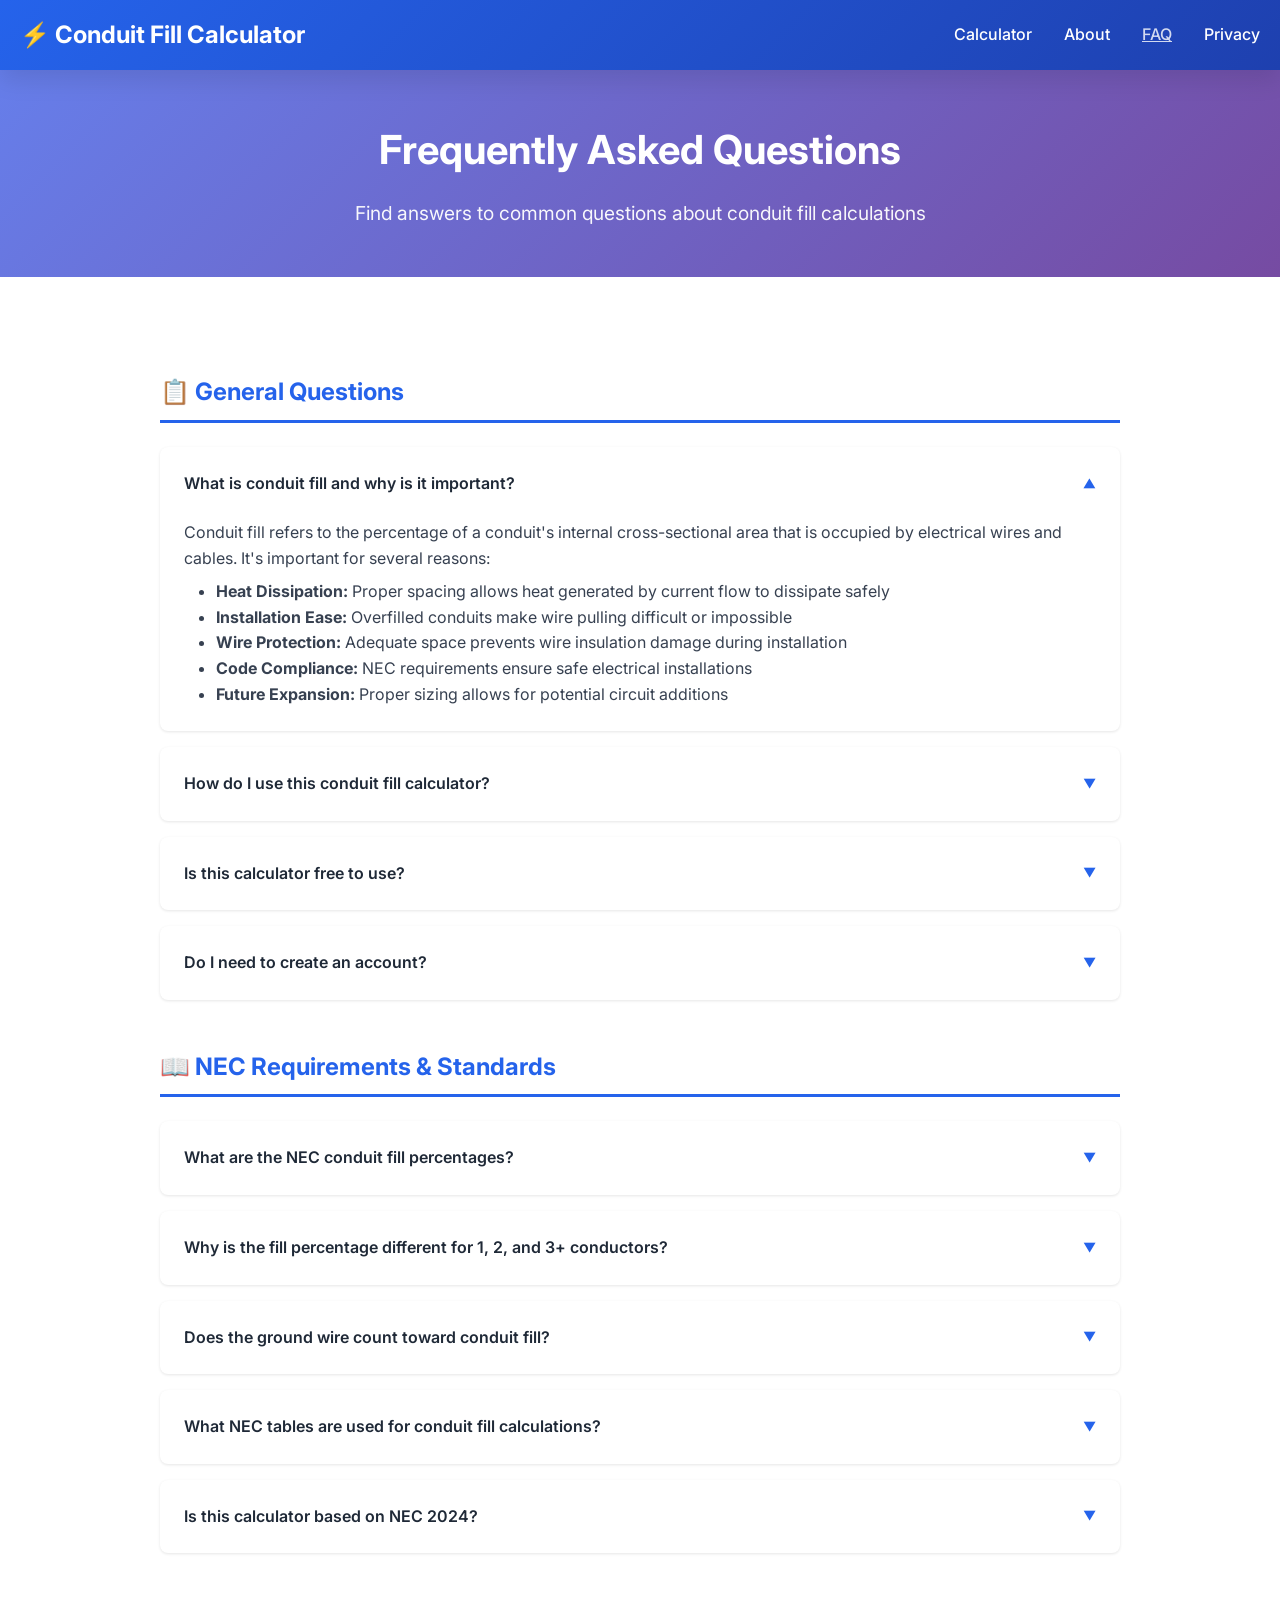
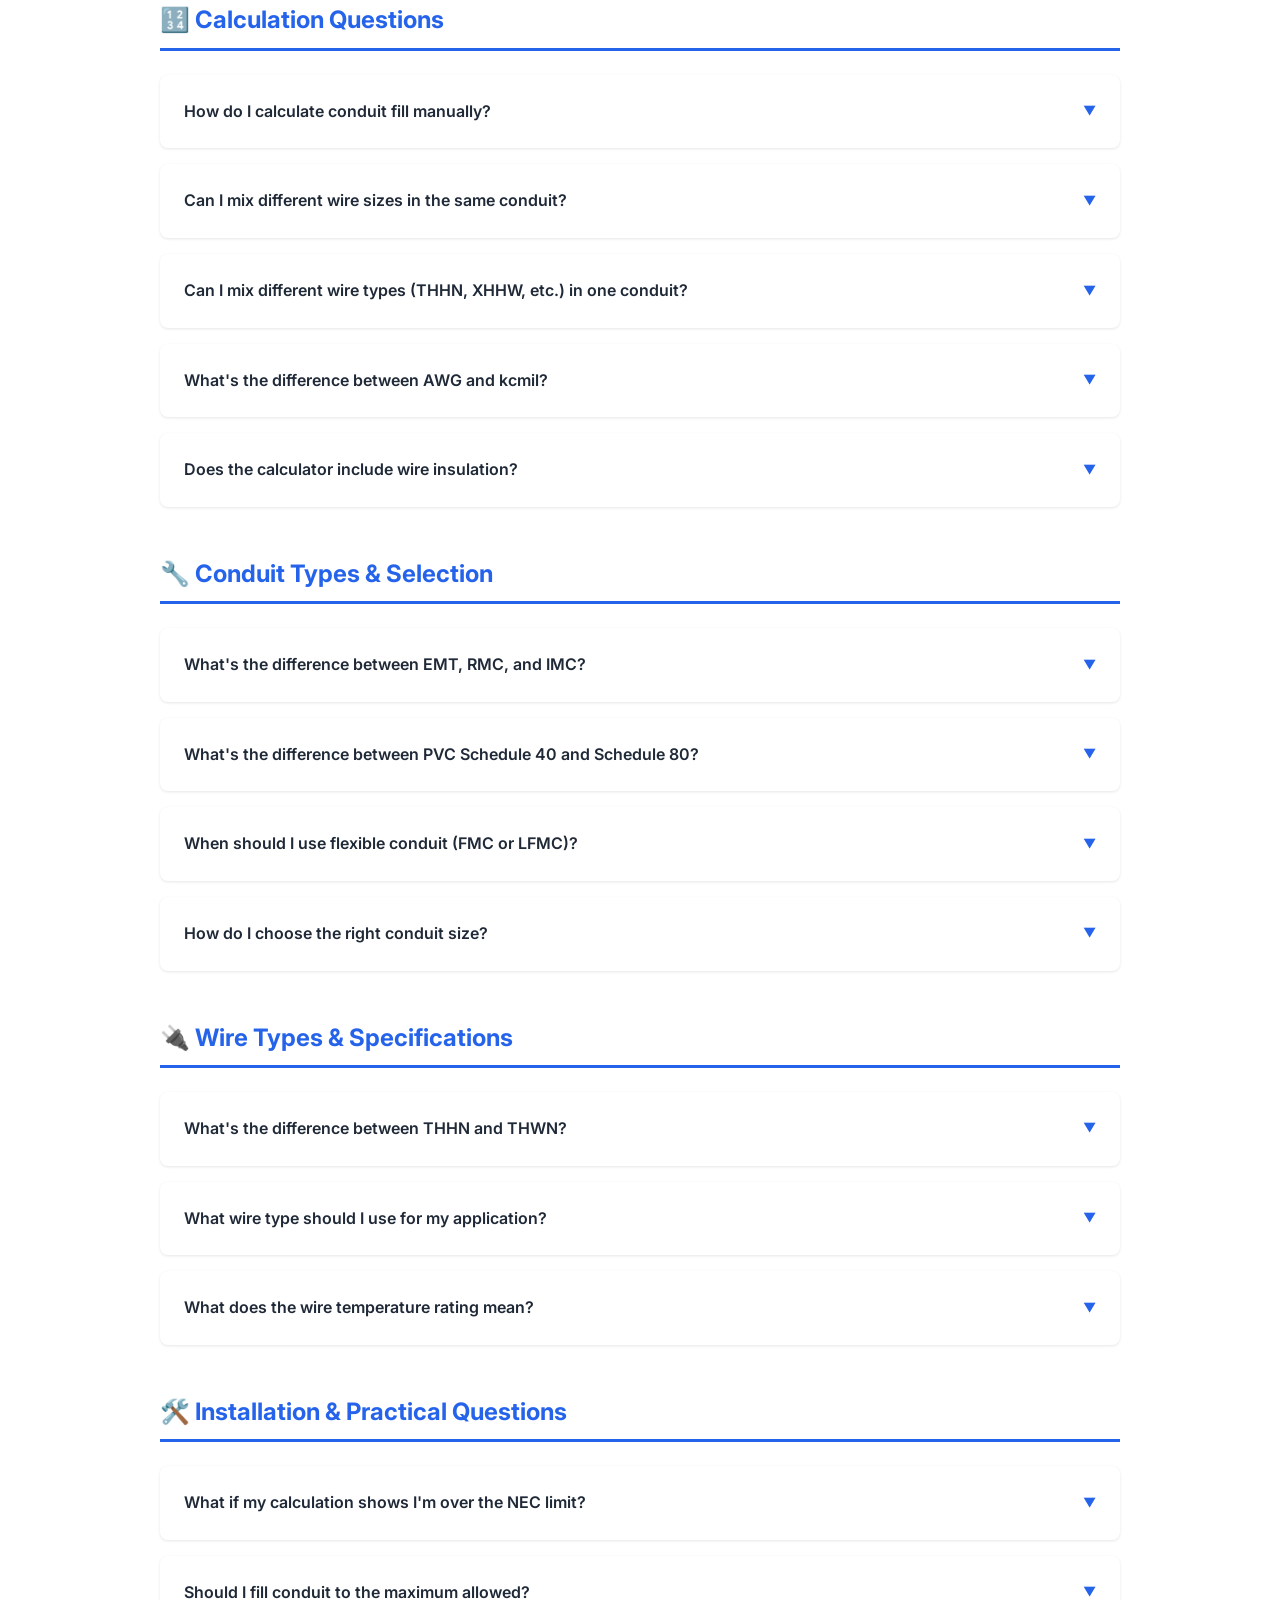
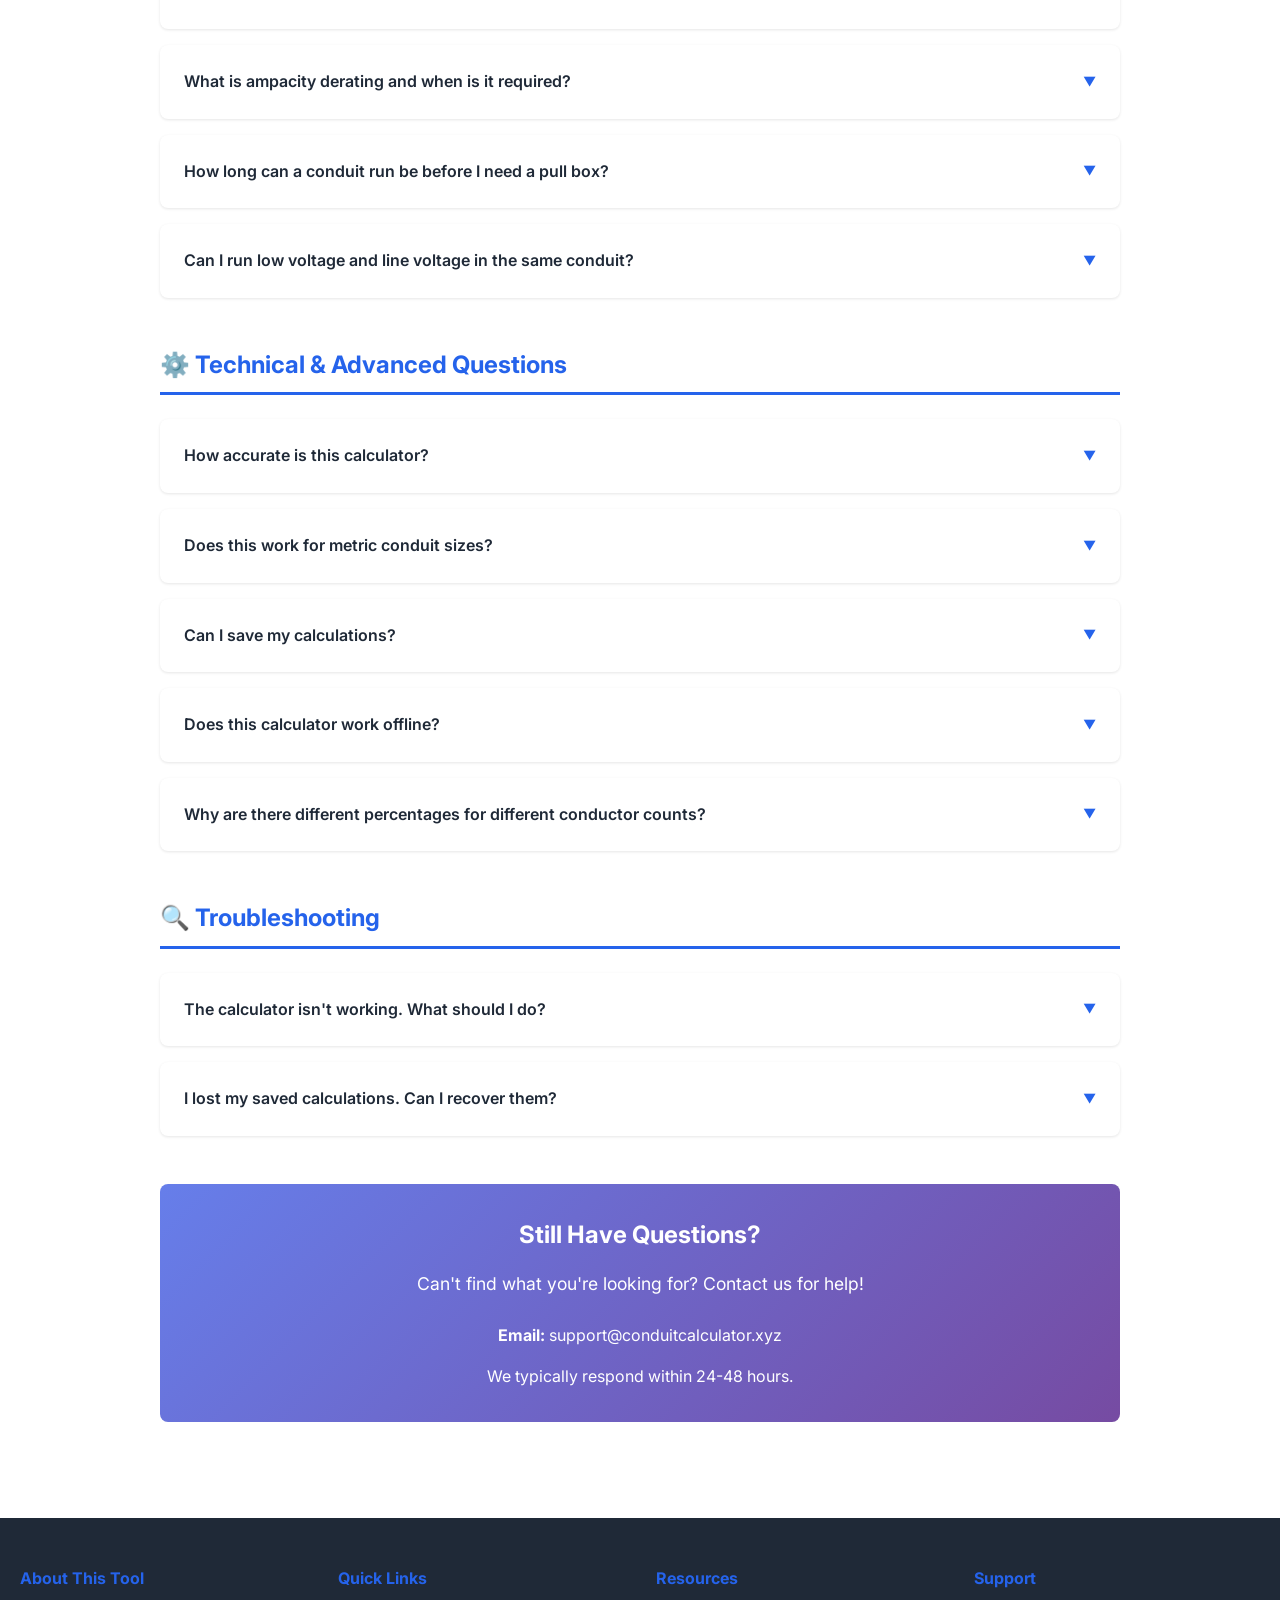
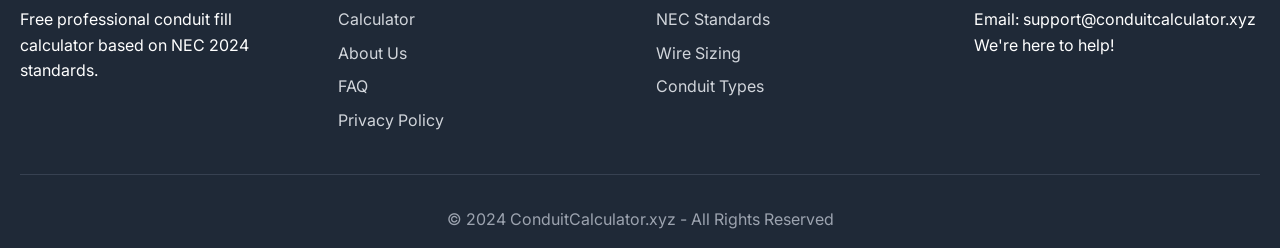
<file: faq.html>
<!DOCTYPE html>
<html lang="en">
<head>
    <meta charset="UTF-8">
    <meta name="viewport" content="width=device-width, initial-scale=1.0">
    <title>FAQ - Conduit Fill Calculator Questions & Answers</title>
    <meta name="description" content="Frequently asked questions about conduit fill calculations, NEC requirements, wire sizing, and electrical conduit installation. Get expert answers to your questions.">
    <meta name="keywords" content="conduit fill FAQ, NEC questions, wire fill answers, conduit sizing help, electrical calculator FAQ">
    <meta name="robots" content="index, follow">
    <link rel="canonical" href="https://conduitcalculator.xyz/faq.html">
    
    <!-- FAQ Schema Markup -->
    <script type="application/ld+json">
    {
        "@context": "https://schema.org",
        "@type": "FAQPage",
        "mainEntity": [{
            "@type": "Question",
            "name": "What is conduit fill?",
            "acceptedAnswer": {
                "@type": "Answer",
                "text": "Conduit fill refers to the percentage of a conduit's cross-sectional area that is occupied by electrical wires and cables. The NEC establishes maximum fill percentages: 53% for 1 conductor, 31% for 2 conductors, and 40% for 3 or more conductors."
            }
        }, {
            "@type": "Question",
            "name": "How do I calculate conduit fill percentage?",
            "acceptedAnswer": {
                "@type": "Answer",
                "text": "To calculate conduit fill percentage: 1) Find the total cross-sectional area of all wires (including insulation), 2) Find the internal cross-sectional area of the conduit, 3) Divide wire area by conduit area and multiply by 100 to get the percentage."
            }
        }, {
            "@type": "Question",
            "name": "What are the NEC conduit fill limits?",
            "acceptedAnswer": {
                "@type": "Answer",
                "text": "According to NEC Chapter 9 Table 1: 1 conductor = 53% maximum fill, 2 conductors = 31% maximum fill, 3 or more conductors = 40% maximum fill."
            }
        }]
    }
    </script>
    
    <!-- PWA Manifest -->
    <link rel="manifest" href="/manifest.json">
    <meta name="theme-color" content="#2563eb">
    
    <link rel="stylesheet" href="styles.css">
    <link href="https://fonts.googleapis.com/css2?family=Inter:wght@300;400;500;600;700&display=swap" rel="stylesheet">
    
    <style>
        .faq-item {
            background: white;
            margin-bottom: 1rem;
            border-radius: 8px;
            box-shadow: 0 1px 3px rgba(0, 0, 0, 0.1);
            overflow: hidden;
        }
        
        .faq-question {
            padding: 1.5rem;
            cursor: pointer;
            display: flex;
            justify-content: space-between;
            align-items: center;
            font-weight: 600;
            color: #1f2937;
            transition: background 0.3s;
        }
        
        .faq-question:hover {
            background: #f9fafb;
        }
        
        .faq-question::after {
            content: '▼';
            font-size: 0.8rem;
            color: #2563eb;
            transition: transform 0.3s;
        }
        
        .faq-item.active .faq-question::after {
            transform: rotate(180deg);
        }
        
        .faq-answer {
            max-height: 0;
            overflow: hidden;
            transition: max-height 0.3s ease, padding 0.3s ease;
            padding: 0 1.5rem;
        }
        
        .faq-item.active .faq-answer {
            max-height: 1000px;
            padding: 0 1.5rem 1.5rem;
        }
        
        .faq-category {
            margin-bottom: 3rem;
        }
        
        .faq-category h2 {
            color: #2563eb;
            margin-bottom: 1.5rem;
            padding-bottom: 0.5rem;
            border-bottom: 3px solid #2563eb;
        }
    </style>
</head>
<body>
    <header class="header">
        <div class="container">
            <div class="logo">
                <h1>⚡ Conduit Fill Calculator</h1>
            </div>
            <nav class="nav">
                <ul>
                    <li><a href="index.html">Calculator</a></li>
                    <li><a href="about.html">About</a></li>
                    <li><a href="faq.html" class="active">FAQ</a></li>
                    <li><a href="privacy.html">Privacy</a></li>
                </ul>
            </nav>
        </div>
    </header>

    <section class="hero">
        <div class="container">
            <h2>Frequently Asked Questions</h2>
            <p>Find answers to common questions about conduit fill calculations</p>
        </div>
    </section>

    <main class="main-content" style="background: white;">
        <div class="container" style="max-width: 1000px;">
            <div style="padding: 3rem 0;">

                <!-- General Questions -->
                <div class="faq-category">
                    <h2>📋 General Questions</h2>
                    
                    <div class="faq-item">
                        <div class="faq-question" onclick="toggleFAQ(this)">
                            What is conduit fill and why is it important?
                        </div>
                        <div class="faq-answer">
                            <p>Conduit fill refers to the percentage of a conduit's internal cross-sectional area that is occupied by electrical wires and cables. It's important for several reasons:</p>
                            <ul style="margin-left: 2rem; margin-top: 0.5rem;">
                                <li><strong>Heat Dissipation:</strong> Proper spacing allows heat generated by current flow to dissipate safely</li>
                                <li><strong>Installation Ease:</strong> Overfilled conduits make wire pulling difficult or impossible</li>
                                <li><strong>Wire Protection:</strong> Adequate space prevents wire insulation damage during installation</li>
                                <li><strong>Code Compliance:</strong> NEC requirements ensure safe electrical installations</li>
                                <li><strong>Future Expansion:</strong> Proper sizing allows for potential circuit additions</li>
                            </ul>
                        </div>
                    </div>

                    <div class="faq-item">
                        <div class="faq-question" onclick="toggleFAQ(this)">
                            How do I use this conduit fill calculator?
                        </div>
                        <div class="faq-answer">
                            <p>Using our calculator is simple:</p>
                            <ol style="margin-left: 2rem; margin-top: 0.5rem;">
                                <li>Select your conduit type (EMT, PVC, RMC, etc.)</li>
                                <li>Choose the conduit size</li>
                                <li>Add wires by selecting wire type, size (AWG), and quantity</li>
                                <li>Click "Add Wire" to add to your configuration</li>
                                <li>Repeat for all wires in your installation</li>
                                <li>Click "Calculate Fill" to see results</li>
                            </ol>
                            <p style="margin-top: 1rem;">The calculator will show you the fill percentage, whether it's NEC compliant, and provide recommendations.</p>
                        </div>
                    </div>

                    <div class="faq-item">
                        <div class="faq-question" onclick="toggleFAQ(this)">
                            Is this calculator free to use?
                        </div>
                        <div class="faq-answer">
                            <p>Yes! Our conduit fill calculator is completely free to use. There are no subscriptions, no registration required, and no hidden fees. We support the service through non-intrusive advertisements to keep it free for everyone.</p>
                        </div>
                    </div>

                    <div class="faq-item">
                        <div class="faq-question" onclick="toggleFAQ(this)">
                            Do I need to create an account?
                        </div>
                        <div class="faq-answer">
                            <p>No account is required. The calculator works entirely in your browser, and your configurations are automatically saved in your browser's local storage. This means your data stays private and on your device.</p>
                        </div>
                    </div>
                </div>

                <!-- NEC Requirements -->
                <div class="faq-category">
                    <h2>📖 NEC Requirements & Standards</h2>
                    
                    <div class="faq-item">
                        <div class="faq-question" onclick="toggleFAQ(this)">
                            What are the NEC conduit fill percentages?
                        </div>
                        <div class="faq-answer">
                            <p>According to NEC Chapter 9, Table 1, the maximum conduit fill percentages are:</p>
                            <ul style="margin-left: 2rem; margin-top: 0.5rem;">
                                <li><strong>1 conductor:</strong> 53% maximum fill</li>
                                <li><strong>2 conductors:</strong> 31% maximum fill</li>
                                <li><strong>3 or more conductors:</strong> 40% maximum fill</li>
                            </ul>
                            <p style="margin-top: 1rem;">These percentages ensure proper heat dissipation and ease of installation while protecting wire insulation.</p>
                        </div>
                    </div>

                    <div class="faq-item">
                        <div class="faq-question" onclick="toggleFAQ(this)">
                            Why is the fill percentage different for 1, 2, and 3+ conductors?
                        </div>
                        <div class="faq-answer">
                            <p>The varying percentages are based on:</p>
                            <ul style="margin-left: 2rem; margin-top: 0.5rem;">
                                <li><strong>Heat Generation:</strong> More conductors generate more heat, requiring more space</li>
                                <li><strong>Installation Difficulty:</strong> Pulling multiple wires through tight spaces increases friction and difficulty</li>
                                <li><strong>Wire Arrangement:</strong> Two wires can fit more efficiently than three or more</li>
                                <li><strong>Safety Margins:</strong> Lower percentages for multiple wires provide additional safety</li>
                            </ul>
                        </div>
                    </div>

                    <div class="faq-item">
                        <div class="faq-question" onclick="toggleFAQ(this)">
                            Does the ground wire count toward conduit fill?
                        </div>
                        <div class="faq-answer">
                            <p><strong>Yes!</strong> Ground wires (equipment grounding conductors) must be included in conduit fill calculations. They occupy physical space in the conduit just like current-carrying conductors.</p>
                            <p style="margin-top: 1rem;"><em>Note: However, ground wires are NOT counted as current-carrying conductors for ampacity derating purposes.</em></p>
                        </div>
                    </div>

                    <div class="faq-item">
                        <div class="faq-question" onclick="toggleFAQ(this)">
                            What NEC tables are used for conduit fill calculations?
                        </div>
                        <div class="faq-answer">
                            <p>Our calculator uses the following NEC Chapter 9 tables:</p>
                            <ul style="margin-left: 2rem; margin-top: 0.5rem;">
                                <li><strong>Table 1:</strong> Percentage of cross section of conduit and tubing for conductors</li>
                                <li><strong>Table 4:</strong> Dimensions and percent area of conduit and tubing (internal areas)</li>
                                <li><strong>Table 5:</strong> Dimensions of insulated conductors and fixture wires (wire areas)</li>
                                <li><strong>Article 310.15(C)(1):</strong> Ampacity derating adjustment factors</li>
                            </ul>
                        </div>
                    </div>

                    <div class="faq-item">
                        <div class="faq-question" onclick="toggleFAQ(this)">
                            Is this calculator based on NEC 2024?
                        </div>
                        <div class="faq-answer">
                            <p>Yes, our calculator is based on NEC 2024 standards. While conduit fill tables don't change frequently between NEC editions, we keep our calculator updated with the latest code requirements.</p>
                        </div>
                    </div>
                </div>

                <!-- Calculation Questions -->
                <div class="faq-category">
                    <h2>🔢 Calculation Questions</h2>
                    
                    <div class="faq-item">
                        <div class="faq-question" onclick="toggleFAQ(this)">
                            How do I calculate conduit fill manually?
                        </div>
                        <div class="faq-answer">
                            <p>To manually calculate conduit fill:</p>
                            <ol style="margin-left: 2rem; margin-top: 0.5rem;">
                                <li>Look up each wire's cross-sectional area in NEC Chapter 9, Table 5 (includes insulation)</li>
                                <li>Multiply each wire area by the quantity of that wire</li>
                                <li>Add all wire areas together to get total wire area</li>
                                <li>Look up conduit internal area in NEC Chapter 9, Table 4</li>
                                <li>Divide total wire area by conduit area and multiply by 100</li>
                                <li>Compare result to NEC Table 1 maximum fill percentages</li>
                            </ol>
                            <p style="margin-top: 1rem;"><strong>Example:</strong> Three 12 AWG THHN wires (0.0133 sq.in each) in ½" EMT (0.304 sq.in):<br>
                            (3 × 0.0133) / 0.304 × 100 = 13.1% (Well below 40% limit)</p>
                        </div>
                    </div>

                    <div class="faq-item">
                        <div class="faq-question" onclick="toggleFAQ(this)">
                            Can I mix different wire sizes in the same conduit?
                        </div>
                        <div class="faq-answer">
                            <p><strong>Yes!</strong> You can run different wire sizes in the same conduit. Our calculator supports this by allowing you to add multiple wire entries of different sizes. Just add each wire type and size separately, and the calculator will sum all areas for total fill.</p>
                            <p style="margin-top: 1rem;">Common example: Running 12 AWG branch circuits with 10 AWG equipment ground in the same conduit.</p>
                        </div>
                    </div>

                    <div class="faq-item">
                        <div class="faq-question" onclick="toggleFAQ(this)">
                            Can I mix different wire types (THHN, XHHW, etc.) in one conduit?
                        </div>
                        <div class="faq-answer">
                            <p><strong>Yes!</strong> Different wire types can be installed in the same conduit, as long as:</p>
                            <ul style="margin-left: 2rem; margin-top: 0.5rem;">
                                <li>All wires are rated for the operating voltage</li>
                                <li>All wires are suitable for the installation location (wet/dry)</li>
                                <li>Total fill doesn't exceed NEC limits</li>
                                <li>Temperature ratings are appropriate for the application</li>
                            </ul>
                            <p style="margin-top: 1rem;">Use our calculator by adding each wire type separately with its quantity.</p>
                        </div>
                    </div>

                    <div class="faq-item">
                        <div class="faq-question" onclick="toggleFAQ(this)">
                            What's the difference between AWG and kcmil?
                        </div>
                        <div class="faq-answer">
                            <p><strong>AWG (American Wire Gauge):</strong> Used for smaller wire sizes. Numbers decrease as wire size increases (14 AWG is smaller than 10 AWG). Goes from 14 AWG down to 4/0 AWG.</p>
                            <p style="margin-top: 1rem;"><strong>kcmil (thousand circular mils):</strong> Used for larger wire sizes, starting at 250 kcmil and going up to 2000 kcmil or more. Larger numbers mean larger wire.</p>
                            <p style="margin-top: 1rem;">Our calculator supports both sizing systems for comprehensive coverage.</p>
                        </div>
                    </div>

                    <div class="faq-item">
                        <div class="faq-question" onclick="toggleFAQ(this)">
                            Does the calculator include wire insulation?
                        </div>
                        <div class="faq-answer">
                            <p><strong>Yes!</strong> All wire areas in our calculator include insulation thickness. This is crucial because NEC requires you to use the overall wire diameter (including insulation), not just the bare conductor size.</p>
                            <p style="margin-top: 1rem;">This is why different insulation types (THHN vs RHH) have different cross-sectional areas even for the same AWG size.</p>
                        </div>
                    </div>
                </div>

                <!-- Conduit Types -->
                <div class="faq-category">
                    <h2>🔧 Conduit Types & Selection</h2>
                    
                    <div class="faq-item">
                        <div class="faq-question" onclick="toggleFAQ(this)">
                            What's the difference between EMT, RMC, and IMC?
                        </div>
                        <div class="faq-answer">
                            <p><strong>EMT (Electrical Metallic Tubing):</strong></p>
                            <ul style="margin-left: 2rem;">
                                <li>Lightweight, thin-walled steel conduit</li>
                                <li>Most common for indoor commercial/residential</li>
                                <li>Cannot be threaded, uses compression/set-screw fittings</li>
                                <li>Not suitable for direct burial in concrete</li>
                            </ul>
                            <p style="margin-top: 1rem;"><strong>RMC (Rigid Metal Conduit):</strong></p>
                            <ul style="margin-left: 2rem;">
                                <li>Heavy-duty, thick-walled steel conduit</li>
                                <li>Can be threaded for secure connections</li>
                                <li>Suitable for outdoor, underground, and concrete encasement</li>
                                <li>Highest level of physical protection</li>
                            </ul>
                            <p style="margin-top: 1rem;"><strong>IMC (Intermediate Metal Conduit):</strong></p>
                            <ul style="margin-left: 2rem;">
                                <li>Between EMT and RMC in wall thickness</li>
                                <li>Can be threaded</li>
                                <li>Lighter than RMC but stronger than EMT</li>
                                <li>Good for outdoor commercial applications</li>
                            </ul>
                        </div>
                    </div>

                    <div class="faq-item">
                        <div class="faq-question" onclick="toggleFAQ(this)">
                            What's the difference between PVC Schedule 40 and Schedule 80?
                        </div>
                        <div class="faq-answer">
                            <p><strong>Schedule 40:</strong></p>
                            <ul style="margin-left: 2rem;">
                                <li>Thinner walls, larger internal diameter</li>
                                <li>Suitable for most underground applications</li>
                                <li>Lower cost</li>
                                <li>Gray in color</li>
                            </ul>
                            <p style="margin-top: 1rem;"><strong>Schedule 80:</strong></p>
                            <ul style="margin-left: 2rem;">
                                <li>Thicker walls, smaller internal diameter</li>
                                <li>Higher impact resistance</li>
                                <li>Required for areas with high physical damage risk</li>
                                <li>Often gray or white</li>
                            </ul>
                            <p style="margin-top: 1rem;"><em>Note: Schedule 80 has smaller internal area, so fewer wires fit compared to Schedule 40 of the same nominal size.</em></p>
                        </div>
                    </div>

                    <div class="faq-item">
                        <div class="faq-question" onclick="toggleFAQ(this)">
                            When should I use flexible conduit (FMC or LFMC)?
                        </div>
                        <div class="faq-answer">
                            <p><strong>FMC (Flexible Metal Conduit):</strong></p>
                            <ul style="margin-left: 2rem;">
                                <li>Motor connections requiring vibration isolation</li>
                                <li>Complex routing in tight spaces</li>
                                <li>Areas requiring movement or flexibility</li>
                                <li>Dry locations only</li>
                            </ul>
                            <p style="margin-top: 1rem;"><strong>LFMC (Liquidtight Flexible Metal Conduit):</strong></p>
                            <ul style="margin-left: 2rem;">
                                <li>Outdoor equipment connections</li>
                                <li>Wet or damp locations</li>
                                <li>Areas exposed to water or chemicals</li>
                                <li>HVAC unit connections</li>
                            </ul>
                        </div>
                    </div>

                    <div class="faq-item">
                        <div class="faq-question" onclick="toggleFAQ(this)">
                            How do I choose the right conduit size?
                        </div>
                        <div class="faq-answer">
                            <p>Follow these steps:</p>
                            <ol style="margin-left: 2rem; margin-top: 0.5rem;">
                                <li>Count all conductors including grounds</li>
                                <li>Use our calculator to test different conduit sizes</li>
                                <li>Ensure fill percentage is below NEC limits</li>
                                <li>Consider sizing up if near the limit for easier installation</li>
                                <li>Account for future expansion if applicable</li>
                                <li>Consider wire pulling distance (longer runs may need larger conduit)</li>
                            </ol>
                            <p style="margin-top: 1rem;"><strong>Pro Tip:</strong> Stay below 80% of the NEC maximum for easier installation.</p>
                        </div>
                    </div>
                </div>

                <!-- Wire Types -->
                <div class="faq-category">
                    <h2>🔌 Wire Types & Specifications</h2>
                    
                    <div class="faq-item">
                        <div class="faq-question" onclick="toggleFAQ(this)">
                            What's the difference between THHN and THWN?
                        </div>
                        <div class="faq-answer">
                            <p><strong>THHN:</strong> Thermoplastic High Heat-resistant Nylon-coated. Rated for 90°C (194°F) in dry locations.</p>
                            <p style="margin-top: 1rem;"><strong>THWN:</strong> Thermoplastic Heat and Water-resistant Nylon-coated. Rated for 75°C (167°F) in wet locations and 90°C in dry locations.</p>
                            <p style="margin-top: 1rem;"><strong>THHN/THWN:</strong> Most common wire is dual-rated THHN/THWN, meaning it can be used in both wet and dry locations. This is the most versatile option and what most electricians use.</p>
                        </div>
                    </div>

                    <div class="faq-item">
                        <div class="faq-question" onclick="toggleFAQ(this)">
                            What wire type should I use for my application?
                        </div>
                        <div class="faq-answer">
                            <p><strong>General Purpose (Most Common):</strong> THHN/THWN - Works for almost all applications</p>
                            <p style="margin-top: 1rem;"><strong>Wet Locations:</strong> THWN-2, XHHW-2, RHW-2 - Full 90°C rating in wet conditions</p>
                            <p style="margin-top: 1rem;"><strong>Underground/Direct Burial:</strong> USE-2, RHW-2 - Moisture and earth-resistant</p>
                            <p style="margin-top: 1rem;"><strong>High Temperature:</strong> XHHW, XHHW-2 - Excellent for hot environments</p>
                            <p style="margin-top: 1rem;"><strong>Solar Installations:</strong> USE-2 - UV and moisture resistant</p>
                        </div>
                    </div>

                    <div class="faq-item">
                        <div class="faq-question" onclick="toggleFAQ(this)">
                            What does the wire temperature rating mean?
                        </div>
                        <div class="faq-answer">
                            <p>The temperature rating (60°C, 75°C, 90°C) indicates the maximum temperature the wire insulation can safely withstand during continuous operation.</p>
                            <p style="margin-top: 1rem;"><strong>Important:</strong> While modern wire is often 90°C rated, you must use the 75°C ampacity column in most cases because:</p>
                            <ul style="margin-left: 2rem; margin-top: 0.5rem;">
                                <li>Terminals and equipment are typically rated for 75°C</li>
                                <li>NEC requires matching terminal ratings</li>
                                <li>90°C ratings are only used for derating calculations</li>
                            </ul>
                        </div>
                    </div>
                </div>

                <!-- Installation & Practical -->
                <div class="faq-category">
                    <h2>🛠️ Installation & Practical Questions</h2>
                    
                    <div class="faq-item">
                        <div class="faq-question" onclick="toggleFAQ(this)">
                            What if my calculation shows I'm over the NEC limit?
                        </div>
                        <div class="faq-answer">
                            <p>If you exceed the NEC fill limit, you have several options:</p>
                            <ol style="margin-left: 2rem; margin-top: 0.5rem;">
                                <li><strong>Use a larger conduit:</strong> Simplest solution, move up to the next size</li>
                                <li><strong>Run multiple conduits:</strong> Split wires into two or more conduits</li>
                                <li><strong>Reduce wire count:</strong> Combine circuits if possible</li>
                                <li><strong>Use smaller wire gauge:</strong> Only if load requirements permit</li>
                                <li><strong>Use different wire type:</strong> Some insulation types are thinner</li>
                            </ol>
                        </div>
                    </div>

                    <div class="faq-item">
                        <div class="faq-question" onclick="toggleFAQ(this)">
                            Should I fill conduit to the maximum allowed?
                        </div>
                        <div class="faq-answer">
                            <p><strong>Not recommended.</strong> While NEC allows certain maximum fill percentages, staying below these limits makes installation easier:</p>
                            <ul style="margin-left: 2rem; margin-top: 0.5rem;">
                                <li><strong>Easier wire pulling:</strong> Less friction and binding</li>
                                <li><strong>Less wire damage:</strong> Reduced insulation scraping</li>
                                <li><strong>Better heat dissipation:</strong> More air circulation</li>
                                <li><strong>Future expansion:</strong> Room to add wires if needed</li>
                            </ul>
                            <p style="margin-top: 1rem;"><strong>Best Practice:</strong> Target 70-80% of maximum fill for optimal installation.</p>
                        </div>
                    </div>

                    <div class="faq-item">
                        <div class="faq-question" onclick="toggleFAQ(this)">
                            What is ampacity derating and when is it required?
                        </div>
                        <div class="faq-answer">
                            <p>Ampacity derating reduces the current-carrying capacity of wires when more than 3 current-carrying conductors are in the same conduit. This is required because bundled wires generate more heat.</p>
                            <p style="margin-top: 1rem;"><strong>Derating Factors (NEC 310.15(C)(1)):</strong></p>
                            <ul style="margin-left: 2rem;">
                                <li>4-6 conductors: 80% of rated ampacity</li>
                                <li>7-9 conductors: 70% of rated ampacity</li>
                                <li>10-20 conductors: 50% of rated ampacity</li>
                                <li>21-30 conductors: 45% of rated ampacity</li>
                                <li>31-40 conductors: 40% of rated ampacity</li>
                                <li>41+ conductors: 35% of rated ampacity</li>
                            </ul>
                            <p style="margin-top: 1rem;"><em>Note: Grounds and neutrals carrying only unbalanced current don't count as current-carrying conductors.</em></p>
                        </div>
                    </div>

                    <div class="faq-item">
                        <div class="faq-question" onclick="toggleFAQ(this)">
                            How long can a conduit run be before I need a pull box?
                        </div>
                        <div class="faq-answer">
                            <p>NEC doesn't specify a maximum length, but provides guidelines:</p>
                            <ul style="margin-left: 2rem; margin-top: 0.5rem;">
                                <li>No more than 360° of bends (equivalent to four 90° bends) between pull points</li>
                                <li>Practical limit is often 100 feet for easier wire pulling</li>
                                <li>Longer runs or more bends require pull boxes or junction boxes</li>
                                <li>Use larger conduit for very long runs (>100 feet) to reduce friction</li>
                                <li>Apply pulling lubricant for difficult pulls</li>
                            </ul>
                        </div>
                    </div>

                    <div class="faq-item">
                        <div class="faq-question" onclick="toggleFAQ(this)">
                            Can I run low voltage and line voltage in the same conduit?
                        </div>
                        <div class="faq-answer">
                            <p><strong>Generally NO.</strong> NEC Article 725 prohibits mixing Class 1, 2, or 3 circuits (low voltage) with power circuits (line voltage) in the same raceway unless specific conditions are met.</p>
                            <p style="margin-top: 1rem;"><strong>Exceptions:</strong></p>
                            <ul style="margin-left: 2rem;">
                                <li>Control circuits integral to the equipment being controlled</li>
                                <li>Class 2/3 circuits in same enclosure as power supply</li>
                                <li>When all conductors are rated for the highest voltage present</li>
                            </ul>
                            <p style="margin-top: 1rem;"><strong>Best Practice:</strong> Run separate conduits for low voltage and line voltage to avoid code violations and electrical interference.</p>
                        </div>
                    </div>
                </div>

                <!-- Technical & Advanced -->
                <div class="faq-category">
                    <h2>⚙️ Technical & Advanced Questions</h2>
                    
                    <div class="faq-item">
                        <div class="faq-question" onclick="toggleFAQ(this)">
                            How accurate is this calculator?
                        </div>
                        <div class="faq-answer">
                            <p>Our calculator uses official NEC Chapter 9 tables for all conduit and wire dimensions. The calculations are mathematically accurate based on these standardized values.</p>
                            <p style="margin-top: 1rem;"><strong>However:</strong> Always verify with local codes and consult a licensed electrician for actual installations. Manufacturing tolerances, installation conditions, and local amendments may affect real-world applications.</p>
                        </div>
                    </div>

                    <div class="faq-item">
                        <div class="faq-question" onclick="toggleFAQ(this)">
                            Does this work for metric conduit sizes?
                        </div>
                        <div class="faq-answer">
                            <p>Our calculator is based on U.S. NEC standards which use imperial measurements (inches). However, we provide a metric conversion option that displays results in square millimeters.</p>
                            <p style="margin-top: 1rem;">For countries using metric conduit standards (IEC), dimensions and fill requirements may differ. Always check local electrical codes and standards.</p>
                        </div>
                    </div>

                    <div class="faq-item">
                        <div class="faq-question" onclick="toggleFAQ(this)">
                            Can I save my calculations?
                        </div>
                        <div class="faq-answer">
                            <p>Yes! Your wire configurations are automatically saved in your browser's local storage. This means if you accidentally close the page or navigate away, your data will still be there when you return.</p>
                            <p style="margin-top: 1rem;"><strong>Note:</strong> Data is saved locally on your device and is not uploaded to our servers. If you clear your browser data, your saved calculations will be deleted.</p>
                        </div>
                    </div>

                    <div class="faq-item">
                        <div class="faq-question" onclick="toggleFAQ(this)">
                            Does this calculator work offline?
                        </div>
                        <div class="faq-answer">
                            <p>After the initial page load, all calculations happen in your browser using JavaScript. However, you need an internet connection to initially load the page and see advertisements.</p>
                            <p style="margin-top: 1rem;">Once loaded, the calculator will continue to work even if you temporarily lose connection.</p>
                        </div>
                    </div>

                    <div class="faq-item">
                        <div class="faq-question" onclick="toggleFAQ(this)">
                            Why are there different percentages for different conductor counts?
                        </div>
                        <div class="faq-answer">
                            <p>The NEC reduces maximum fill percentage as conductor count increases due to:</p>
                            <ul style="margin-left: 2rem; margin-top: 0.5rem;">
                                <li><strong>Heat accumulation:</strong> More wires generate more heat that must dissipate</li>
                                <li><strong>Physical arrangement:</strong> Multiple wires pack less efficiently than one or two</li>
                                <li><strong>Installation difficulty:</strong> More wires create more friction during pulling</li>
                                <li><strong>Safety margins:</strong> Conservative limits prevent overheating and damage</li>
                            </ul>
                            <p style="margin-top: 1rem;">These percentages have been refined over decades of electrical installation experience and testing.</p>
                        </div>
                    </div>
                </div>

                <!-- Troubleshooting -->
                <div class="faq-category">
                    <h2>🔍 Troubleshooting</h2>
                    
                    <div class="faq-item">
                        <div class="faq-question" onclick="toggleFAQ(this)">
                            The calculator isn't working. What should I do?
                        </div>
                        <div class="faq-answer">
                            <p>Try these troubleshooting steps:</p>
                            <ol style="margin-left: 2rem; margin-top: 0.5rem;">
                                <li>Refresh your browser (Ctrl+F5 or Cmd+Shift+R)</li>
                                <li>Clear your browser cache and cookies</li>
                                <li>Try a different browser (Chrome, Firefox, Safari, Edge)</li>
                                <li>Disable browser extensions that might interfere</li>
                                <li>Check that JavaScript is enabled in your browser</li>
                                <li>Update your browser to the latest version</li>
                            </ol>
                            <p style="margin-top: 1rem;">If problems persist, contact us at support@conduitcalculator.xyz with details about your browser and the issue.</p>
                        </div>
                    </div>

                    <div class="faq-item">
                        <div class="faq-question" onclick="toggleFAQ(this)">
                            I lost my saved calculations. Can I recover them?
                        </div>
                        <div class="faq-answer">
                            <p>Unfortunately, if you cleared your browser data or local storage, saved calculations cannot be recovered. Data is stored locally on your device and we don't have access to it.</p>
                            <p style="margin-top: 1rem;"><strong>Prevention Tips:</strong></p>
                            <ul style="margin-left: 2rem;">
                                <li>Take screenshots of important calculations</li>
                                <li>Write down wire configurations for critical projects</li>
                                <li>Use your browser's bookmark feature to save the page</li>
                            </ul>
                        </div>
                    </div>
                </div>

                <!-- Still Have Questions -->
                <section style="background: linear-gradient(135deg, #667eea 0%, #764ba2 100%); color: white; padding: 2rem; border-radius: 8px; text-align: center; margin-top: 3rem;">
                    <h2 style="margin-bottom: 1rem; color: white;">Still Have Questions?</h2>
                    <p style="font-size: 1.1rem; margin-bottom: 1.5rem;">Can't find what you're looking for? Contact us for help!</p>
                    <p><strong>Email:</strong> support@conduitcalculator.xyz</p>
                    <p style="margin-top: 1rem;">We typically respond within 24-48 hours.</p>
                </section>

            </div>
        </div>
    </main>

    <footer class="footer">
        <div class="container">
            <div class="footer-content">
                <div class="footer-section">
                    <h4>About This Tool</h4>
                    <p>Free professional conduit fill calculator based on NEC 2024 standards.</p>
                </div>
                <div class="footer-section">
                    <h4>Quick Links</h4>
                    <ul>
                        <li><a href="index.html">Calculator</a></li>
                        <li><a href="about.html">About Us</a></li>
                        <li><a href="faq.html">FAQ</a></li>
                        <li><a href="privacy.html">Privacy Policy</a></li>
                    </ul>
                </div>
                <div class="footer-section">
                    <h4>Resources</h4>
                    <ul>
                        <li><a href="index.html#nec-standards">NEC Standards</a></li>
                        <li><a href="index.html#wire-sizing">Wire Sizing</a></li>
                        <li><a href="index.html#conduit-types">Conduit Types</a></li>
                    </ul>
                </div>
                <div class="footer-section">
                    <h4>Support</h4>
                    <p>Email: support@conduitcalculator.xyz</p>
                    <p>We're here to help!</p>
                </div>
            </div>
            <div class="footer-bottom">
                <p>&copy; 2024 ConduitCalculator.xyz - All Rights Reserved</p>
            </div>
        </div>
    </footer>

    <script>
        function toggleFAQ(element) {
            const faqItem = element.parentElement;
            const allFaqItems = document.querySelectorAll('.faq-item');
            
            // Close all other FAQ items
            allFaqItems.forEach(item => {
                if (item !== faqItem && item.classList.contains('active')) {
                    item.classList.remove('active');
                }
            });
            
            // Toggle current item
            faqItem.classList.toggle('active');
        }

        // Open first FAQ item by default
        document.addEventListener('DOMContentLoaded', function() {
            const firstFaq = document.querySelector('.faq-item');
            if (firstFaq) {
                firstFaq.classList.add('active');
            }
        });
    </script>
</body>
</html>
</file>
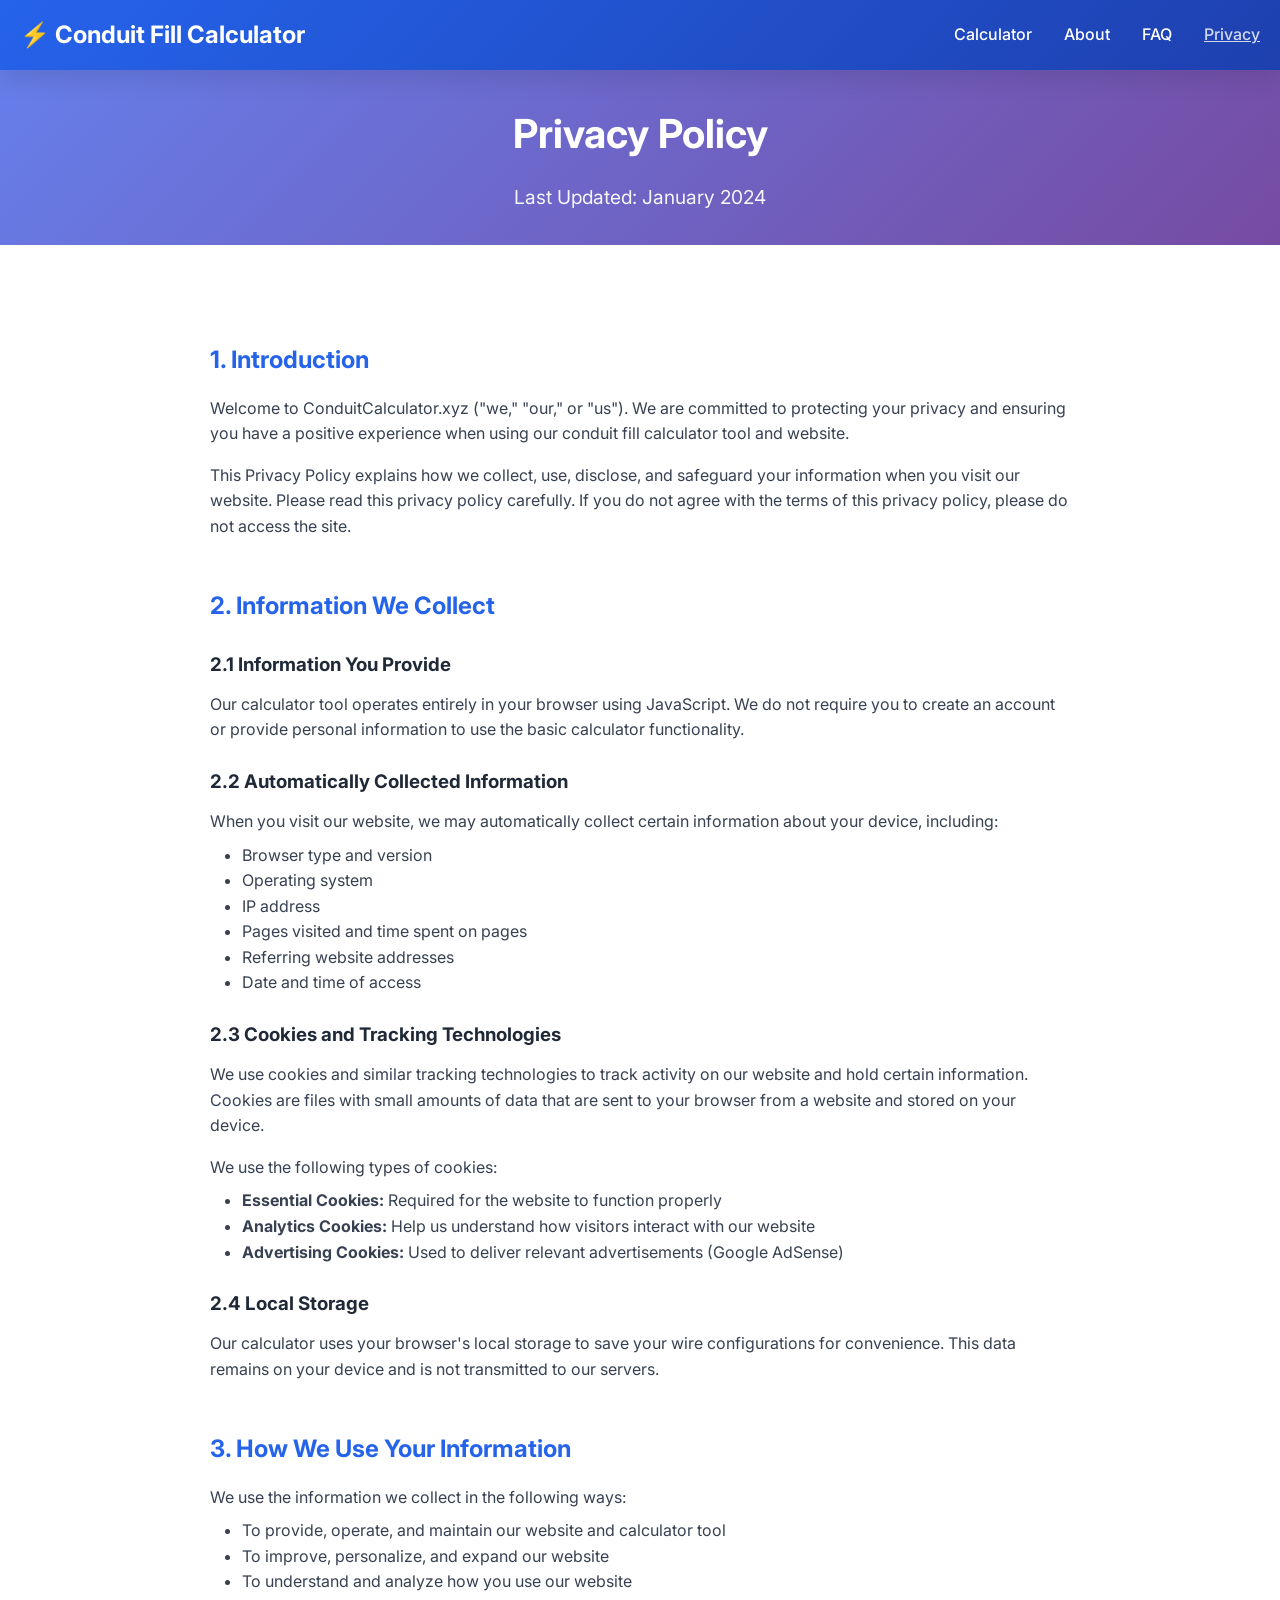
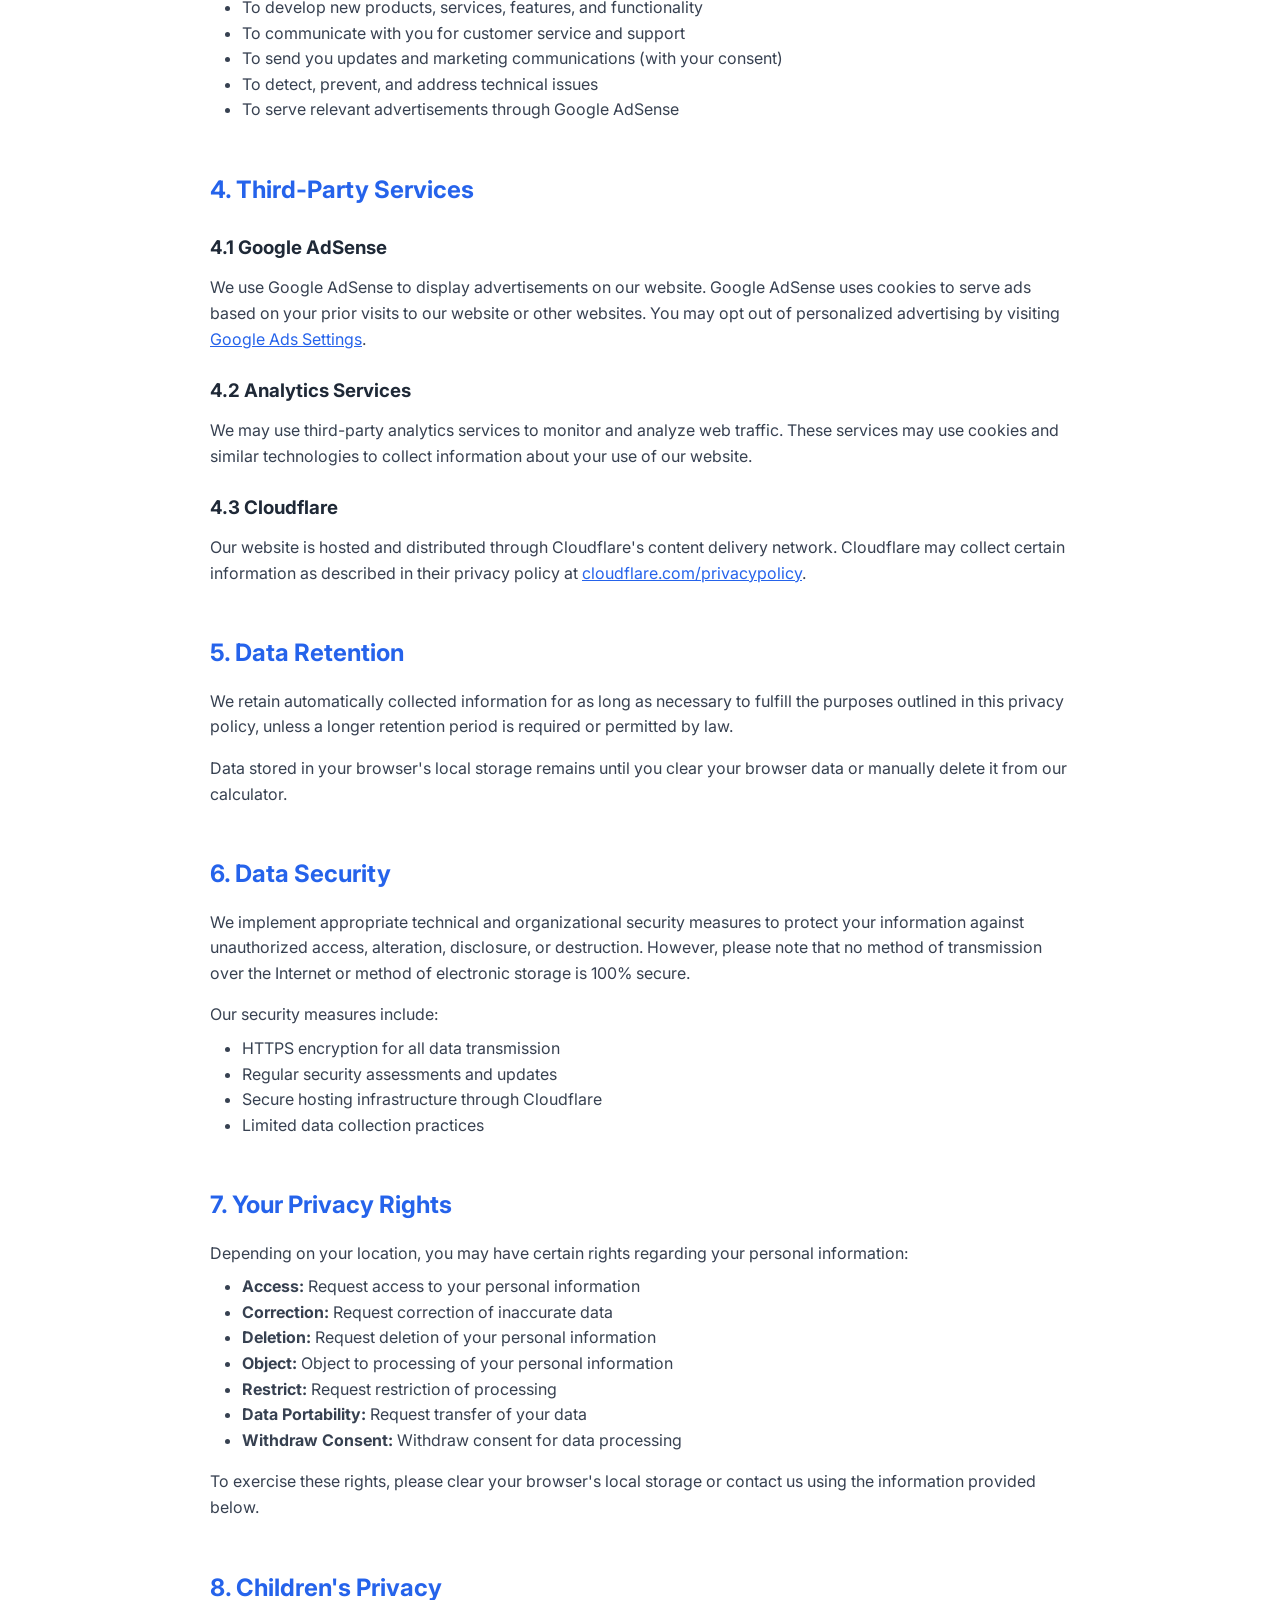
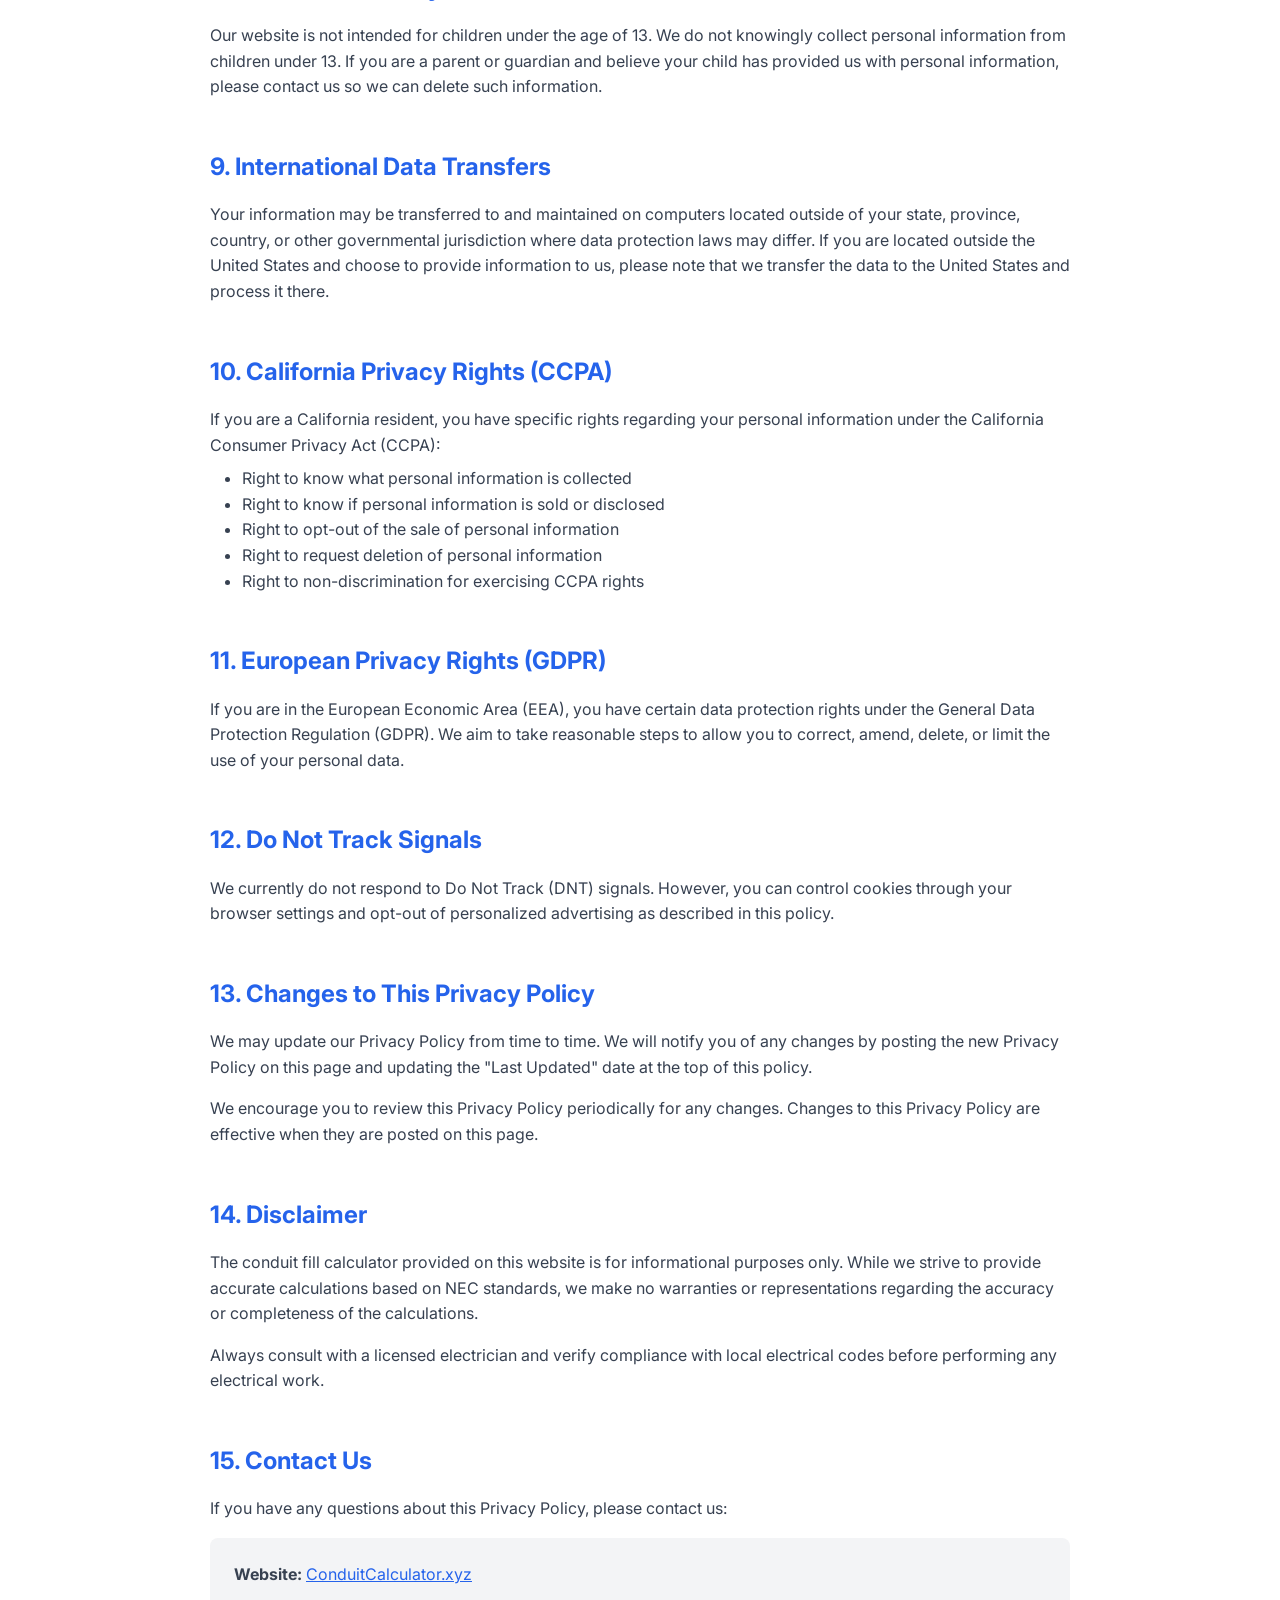
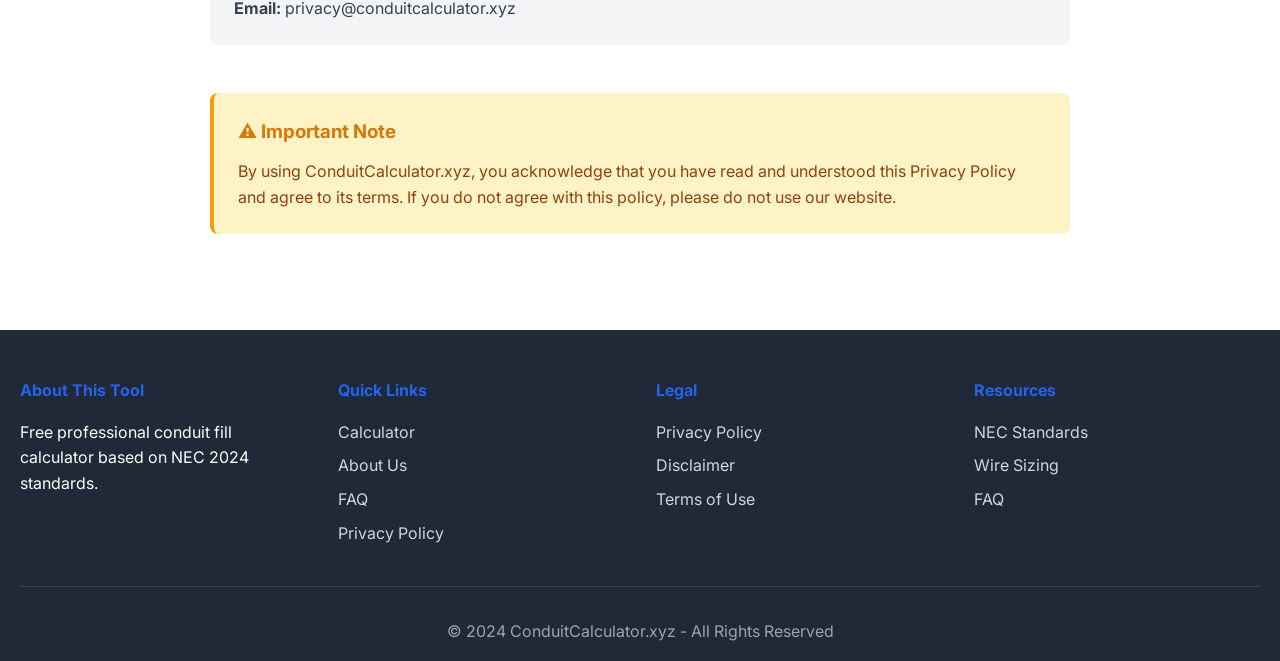
<file: privacy.html>
<!DOCTYPE html>
<html lang="en">
<head>
    <meta charset="UTF-8">
    <meta name="viewport" content="width=device-width, initial-scale=1.0">
    <title>Privacy Policy - Conduit Fill Calculator</title>
    <meta name="description" content="Privacy policy for ConduitCalculator.xyz. Learn how we protect your data and respect your privacy.">
    <meta name="robots" content="index, follow">
    <link rel="canonical" href="https://conduitcalculator.xyz/privacy.html">
    <!-- PWA Manifest -->
    <link rel="manifest" href="/manifest.json">
    <meta name="theme-color" content="#2563eb">
    
    <link rel="stylesheet" href="styles.css">
    <link href="https://fonts.googleapis.com/css2?family=Inter:wght@300;400;500;600;700&display=swap" rel="stylesheet">
</head>
<body>
    <header class="header">
        <div class="container">
            <div class="logo">
                <h1>⚡ Conduit Fill Calculator</h1>
            </div>
            <nav class="nav">
                <ul>
                    <li><a href="index.html">Calculator</a></li>
                    <li><a href="about.html">About</a></li>
                    <li><a href="faq.html">FAQ</a></li>
                    <li><a href="privacy.html" class="active">Privacy</a></li>
                </ul>
            </nav>
        </div>
    </header>

    <section class="hero" style="padding: 2rem 0;">
        <div class="container">
            <h2>Privacy Policy</h2>
            <p>Last Updated: January 2024</p>
        </div>
    </section>

    <main class="main-content" style="background: white;">
        <div class="container" style="max-width: 900px;">
            <div style="padding: 3rem 0;">
                
                <section style="margin-bottom: 3rem;">
                    <h2 style="color: #2563eb; margin-bottom: 1rem;">1. Introduction</h2>
                    <p>Welcome to ConduitCalculator.xyz ("we," "our," or "us"). We are committed to protecting your privacy and ensuring you have a positive experience when using our conduit fill calculator tool and website.</p>
                    <p style="margin-top: 1rem;">This Privacy Policy explains how we collect, use, disclose, and safeguard your information when you visit our website. Please read this privacy policy carefully. If you do not agree with the terms of this privacy policy, please do not access the site.</p>
                </section>

                <section style="margin-bottom: 3rem;">
                    <h2 style="color: #2563eb; margin-bottom: 1rem;">2. Information We Collect</h2>
                    
                    <h3 style="color: #1f2937; margin-top: 1.5rem; margin-bottom: 0.75rem;">2.1 Information You Provide</h3>
                    <p>Our calculator tool operates entirely in your browser using JavaScript. We do not require you to create an account or provide personal information to use the basic calculator functionality.</p>
                    
                    <h3 style="color: #1f2937; margin-top: 1.5rem; margin-bottom: 0.75rem;">2.2 Automatically Collected Information</h3>
                    <p>When you visit our website, we may automatically collect certain information about your device, including:</p>
                    <ul style="margin-left: 2rem; margin-top: 0.5rem;">
                        <li>Browser type and version</li>
                        <li>Operating system</li>
                        <li>IP address</li>
                        <li>Pages visited and time spent on pages</li>
                        <li>Referring website addresses</li>
                        <li>Date and time of access</li>
                    </ul>

                    <h3 style="color: #1f2937; margin-top: 1.5rem; margin-bottom: 0.75rem;">2.3 Cookies and Tracking Technologies</h3>
                    <p>We use cookies and similar tracking technologies to track activity on our website and hold certain information. Cookies are files with small amounts of data that are sent to your browser from a website and stored on your device.</p>
                    <p style="margin-top: 1rem;">We use the following types of cookies:</p>
                    <ul style="margin-left: 2rem; margin-top: 0.5rem;">
                        <li><strong>Essential Cookies:</strong> Required for the website to function properly</li>
                        <li><strong>Analytics Cookies:</strong> Help us understand how visitors interact with our website</li>
                        <li><strong>Advertising Cookies:</strong> Used to deliver relevant advertisements (Google AdSense)</li>
                    </ul>

                    <h3 style="color: #1f2937; margin-top: 1.5rem; margin-bottom: 0.75rem;">2.4 Local Storage</h3>
                    <p>Our calculator uses your browser's local storage to save your wire configurations for convenience. This data remains on your device and is not transmitted to our servers.</p>
                </section>

                <section style="margin-bottom: 3rem;">
                    <h2 style="color: #2563eb; margin-bottom: 1rem;">3. How We Use Your Information</h2>
                    <p>We use the information we collect in the following ways:</p>
                    <ul style="margin-left: 2rem; margin-top: 0.5rem;">
                        <li>To provide, operate, and maintain our website and calculator tool</li>
                        <li>To improve, personalize, and expand our website</li>
                        <li>To understand and analyze how you use our website</li>
                        <li>To develop new products, services, features, and functionality</li>
                        <li>To communicate with you for customer service and support</li>
                        <li>To send you updates and marketing communications (with your consent)</li>
                        <li>To detect, prevent, and address technical issues</li>
                        <li>To serve relevant advertisements through Google AdSense</li>
                    </ul>
                </section>

                <section style="margin-bottom: 3rem;">
                    <h2 style="color: #2563eb; margin-bottom: 1rem;">4. Third-Party Services</h2>
                    
                    <h3 style="color: #1f2937; margin-top: 1.5rem; margin-bottom: 0.75rem;">4.1 Google AdSense</h3>
                    <p>We use Google AdSense to display advertisements on our website. Google AdSense uses cookies to serve ads based on your prior visits to our website or other websites. You may opt out of personalized advertising by visiting <a href="https://www.google.com/settings/ads" target="_blank" style="color: #2563eb;">Google Ads Settings</a>.</p>
                    
                    <h3 style="color: #1f2937; margin-top: 1.5rem; margin-bottom: 0.75rem;">4.2 Analytics Services</h3>
                    <p>We may use third-party analytics services to monitor and analyze web traffic. These services may use cookies and similar technologies to collect information about your use of our website.</p>
                    
                    <h3 style="color: #1f2937; margin-top: 1.5rem; margin-bottom: 0.75rem;">4.3 Cloudflare</h3>
                    <p>Our website is hosted and distributed through Cloudflare's content delivery network. Cloudflare may collect certain information as described in their privacy policy at <a href="https://www.cloudflare.com/privacypolicy/" target="_blank" style="color: #2563eb;">cloudflare.com/privacypolicy</a>.</p>
                </section>

                <section style="margin-bottom: 3rem;">
                    <h2 style="color: #2563eb; margin-bottom: 1rem;">5. Data Retention</h2>
                    <p>We retain automatically collected information for as long as necessary to fulfill the purposes outlined in this privacy policy, unless a longer retention period is required or permitted by law.</p>
                    <p style="margin-top: 1rem;">Data stored in your browser's local storage remains until you clear your browser data or manually delete it from our calculator.</p>
                </section>

                <section style="margin-bottom: 3rem;">
                    <h2 style="color: #2563eb; margin-bottom: 1rem;">6. Data Security</h2>
                    <p>We implement appropriate technical and organizational security measures to protect your information against unauthorized access, alteration, disclosure, or destruction. However, please note that no method of transmission over the Internet or method of electronic storage is 100% secure.</p>
                    <p style="margin-top: 1rem;">Our security measures include:</p>
                    <ul style="margin-left: 2rem; margin-top: 0.5rem;">
                        <li>HTTPS encryption for all data transmission</li>
                        <li>Regular security assessments and updates</li>
                        <li>Secure hosting infrastructure through Cloudflare</li>
                        <li>Limited data collection practices</li>
                    </ul>
                </section>

                <section style="margin-bottom: 3rem;">
                    <h2 style="color: #2563eb; margin-bottom: 1rem;">7. Your Privacy Rights</h2>
                    <p>Depending on your location, you may have certain rights regarding your personal information:</p>
                    <ul style="margin-left: 2rem; margin-top: 0.5rem;">
                        <li><strong>Access:</strong> Request access to your personal information</li>
                        <li><strong>Correction:</strong> Request correction of inaccurate data</li>
                        <li><strong>Deletion:</strong> Request deletion of your personal information</li>
                        <li><strong>Object:</strong> Object to processing of your personal information</li>
                        <li><strong>Restrict:</strong> Request restriction of processing</li>
                        <li><strong>Data Portability:</strong> Request transfer of your data</li>
                        <li><strong>Withdraw Consent:</strong> Withdraw consent for data processing</li>
                    </ul>
                    <p style="margin-top: 1rem;">To exercise these rights, please clear your browser's local storage or contact us using the information provided below.</p>
                </section>

                <section style="margin-bottom: 3rem;">
                    <h2 style="color: #2563eb; margin-bottom: 1rem;">8. Children's Privacy</h2>
                    <p>Our website is not intended for children under the age of 13. We do not knowingly collect personal information from children under 13. If you are a parent or guardian and believe your child has provided us with personal information, please contact us so we can delete such information.</p>
                </section>

                <section style="margin-bottom: 3rem;">
                    <h2 style="color: #2563eb; margin-bottom: 1rem;">9. International Data Transfers</h2>
                    <p>Your information may be transferred to and maintained on computers located outside of your state, province, country, or other governmental jurisdiction where data protection laws may differ. If you are located outside the United States and choose to provide information to us, please note that we transfer the data to the United States and process it there.</p>
                </section>

                <section style="margin-bottom: 3rem;">
                    <h2 style="color: #2563eb; margin-bottom: 1rem;">10. California Privacy Rights (CCPA)</h2>
                    <p>If you are a California resident, you have specific rights regarding your personal information under the California Consumer Privacy Act (CCPA):</p>
                    <ul style="margin-left: 2rem; margin-top: 0.5rem;">
                        <li>Right to know what personal information is collected</li>
                        <li>Right to know if personal information is sold or disclosed</li>
                        <li>Right to opt-out of the sale of personal information</li>
                        <li>Right to request deletion of personal information</li>
                        <li>Right to non-discrimination for exercising CCPA rights</li>
                    </ul>
                </section>

                <section style="margin-bottom: 3rem;">
                    <h2 style="color: #2563eb; margin-bottom: 1rem;">11. European Privacy Rights (GDPR)</h2>
                    <p>If you are in the European Economic Area (EEA), you have certain data protection rights under the General Data Protection Regulation (GDPR). We aim to take reasonable steps to allow you to correct, amend, delete, or limit the use of your personal data.</p>
                </section>

                <section style="margin-bottom: 3rem;">
                    <h2 style="color: #2563eb; margin-bottom: 1rem;">12. Do Not Track Signals</h2>
                    <p>We currently do not respond to Do Not Track (DNT) signals. However, you can control cookies through your browser settings and opt-out of personalized advertising as described in this policy.</p>
                </section>

                <section style="margin-bottom: 3rem;">
                    <h2 style="color: #2563eb; margin-bottom: 1rem;">13. Changes to This Privacy Policy</h2>
                    <p>We may update our Privacy Policy from time to time. We will notify you of any changes by posting the new Privacy Policy on this page and updating the "Last Updated" date at the top of this policy.</p>
                    <p style="margin-top: 1rem;">We encourage you to review this Privacy Policy periodically for any changes. Changes to this Privacy Policy are effective when they are posted on this page.</p>
                </section>

                <section style="margin-bottom: 3rem;">
                    <h2 style="color: #2563eb; margin-bottom: 1rem;">14. Disclaimer</h2>
                    <p>The conduit fill calculator provided on this website is for informational purposes only. While we strive to provide accurate calculations based on NEC standards, we make no warranties or representations regarding the accuracy or completeness of the calculations.</p>
                    <p style="margin-top: 1rem;">Always consult with a licensed electrician and verify compliance with local electrical codes before performing any electrical work.</p>
                </section>

                <section style="margin-bottom: 3rem;">
                    <h2 style="color: #2563eb; margin-bottom: 1rem;">15. Contact Us</h2>
                    <p>If you have any questions about this Privacy Policy, please contact us:</p>
                    <div style="background: #f3f4f6; padding: 1.5rem; border-radius: 8px; margin-top: 1rem;">
                        <p><strong>Website:</strong> <a href="https://conduitcalculator.xyz" style="color: #2563eb;">ConduitCalculator.xyz</a></p>
                        <p style="margin-top: 0.5rem;"><strong>Email:</strong> privacy@conduitcalculator.xyz</p>
                    </div>
                </section>

                <section style="background: #fef3c7; padding: 1.5rem; border-radius: 8px; border-left: 4px solid #f59e0b;">
                    <h3 style="color: #d97706; margin-bottom: 0.75rem;">⚠️ Important Note</h3>
                    <p style="color: #92400e;">By using ConduitCalculator.xyz, you acknowledge that you have read and understood this Privacy Policy and agree to its terms. If you do not agree with this policy, please do not use our website.</p>
                </section>

            </div>
        </div>
    </main>

    <footer class="footer">
        <div class="container">
            <div class="footer-content">
                <div class="footer-section">
                    <h4>About This Tool</h4>
                    <p>Free professional conduit fill calculator based on NEC 2024 standards.</p>
                </div>
                <div class="footer-section">
                    <h4>Quick Links</h4>
                    <ul>
                        <li><a href="index.html">Calculator</a></li>
                        <li><a href="about.html">About Us</a></li>
                        <li><a href="faq.html">FAQ</a></li>
                        <li><a href="privacy.html">Privacy Policy</a></li>
                    </ul>
                </div>
                <div class="footer-section">
                    <h4>Legal</h4>
                    <ul>
                        <li><a href="privacy.html">Privacy Policy</a></li>
                        <li><a href="privacy.html#disclaimer">Disclaimer</a></li>
                        <li><a href="privacy.html#terms">Terms of Use</a></li>
                    </ul>
                </div>
                <div class="footer-section">
                    <h4>Resources</h4>
                    <ul>
                        <li><a href="index.html#nec-standards">NEC Standards</a></li>
                        <li><a href="index.html#wire-sizing">Wire Sizing</a></li>
                        <li><a href="faq.html">FAQ</a></li>
                    </ul>
                </div>
            </div>
            <div class="footer-bottom">
                <p>&copy; 2024 ConduitCalculator.xyz - All Rights Reserved</p>
            </div>
        </div>
    </footer>
</body>
</html>
</file>
<file: styles.css>
/* Reset and Base Styles */
* {
    margin: 0;
    padding: 0;
    box-sizing: border-box;
}

:root {
    --primary-color: #2563eb;
    --secondary-color: #1e40af;
    --success-color: #10b981;
    --warning-color: #f59e0b;
    --danger-color: #ef4444;
    --dark-color: #1f2937;
    --light-color: #f9fafb;
    --border-color: #e5e7eb;
    --text-color: #374151;
    --text-light: #6b7280;
    --shadow: 0 1px 3px rgba(0, 0, 0, 0.1);
    --shadow-lg: 0 10px 25px rgba(0, 0, 0, 0.1);
}

body {
    font-family: 'Inter', -apple-system, BlinkMacSystemFont, 'Segoe UI', Roboto, sans-serif;
    line-height: 1.6;
    color: var(--text-color);
    background-color: var(--light-color);
}

.container {
    max-width: 1400px;
    margin: 0 auto;
    padding: 0 20px;
}

/* Header */
.header {
    background: linear-gradient(135deg, var(--primary-color), var(--secondary-color));
    color: white;
    padding: 1rem 0;
    box-shadow: var(--shadow-lg);
    position: sticky;
    top: 0;
    z-index: 1000;
}

.header .container {
    display: flex;
    justify-content: space-between;
    align-items: center;
}

.logo h1 {
    font-size: 1.5rem;
    font-weight: 700;
}

.nav ul {
    display: flex;
    list-style: none;
    gap: 2rem;
}

.nav a {
    color: white;
    text-decoration: none;
    font-weight: 500;
    transition: opacity 0.3s;
}

.nav a:hover,
.nav a.active {
    opacity: 0.8;
    text-decoration: underline;
}

/* Hero Section */
.hero {
    background: linear-gradient(135deg, #667eea 0%, #764ba2 100%);
    color: white;
    padding: 3rem 0;
    text-align: center;
}

.hero h2 {
    font-size: 2.5rem;
    margin-bottom: 1rem;
    font-weight: 700;
}

.hero p {
    font-size: 1.2rem;
    opacity: 0.95;
}

/* Main Content */
.main-content {
    padding: 3rem 0;
}

.calculator-wrapper {
    display: grid;
    grid-template-columns: 1fr 1fr;
    gap: 2rem;
    margin-bottom: 3rem;
}

/* Calculator Panel */
.calculator-panel,
.results-panel {
    background: white;
    border-radius: 12px;
    padding: 2rem;
    box-shadow: var(--shadow-lg);
}

.calculator-panel h3,
.results-panel h3 {
    font-size: 1.5rem;
    margin-bottom: 1.5rem;
    color: var(--dark-color);
    border-bottom: 3px solid var(--primary-color);
    padding-bottom: 0.5rem;
}

.section {
    margin-bottom: 2rem;
    padding: 1.5rem;
    background: var(--light-color);
    border-radius: 8px;
    border: 1px solid var(--border-color);
}

.section h4 {
    font-size: 1.1rem;
    margin-bottom: 1rem;
    color: var(--dark-color);
    font-weight: 600;
}

.form-group {
    margin-bottom: 1rem;
}

.form-group label {
    display: block;
    margin-bottom: 0.5rem;
    font-weight: 500;
    color: var(--text-color);
}

.form-control {
    width: 100%;
    padding: 0.75rem;
    border: 2px solid var(--border-color);
    border-radius: 6px;
    font-size: 1rem;
    transition: border-color 0.3s, box-shadow 0.3s;
}

.form-control:focus {
    outline: none;
    border-color: var(--primary-color);
    box-shadow: 0 0 0 3px rgba(37, 99, 235, 0.1);
}

.form-row {
    display: grid;
    grid-template-columns: 2fr 2fr 1fr;
    gap: 1rem;
    margin-bottom: 1rem;
}

/* Buttons */
.btn {
    padding: 0.75rem 1.5rem;
    border: none;
    border-radius: 6px;
    font-size: 1rem;
    font-weight: 600;
    cursor: pointer;
    transition: all 0.3s;
    display: inline-block;
    text-align: center;
}

.btn-calculate {
    background: linear-gradient(135deg, var(--primary-color), var(--secondary-color));
    color: white;
    width: 100%;
    margin-bottom: 0.5rem;
}

.btn-calculate:hover {
    transform: translateY(-2px);
    box-shadow: 0 5px 15px rgba(37, 99, 235, 0.3);
}

.btn-reset {
    background: var(--text-light);
    color: white;
    width: 100%;
}

.btn-reset:hover {
    background: var(--dark-color);
}

.btn-add {
    background: var(--success-color);
    color: white;
    width: 100%;
}

.btn-add:hover {
    background: #059669;
}

/* Wires List */
.wires-list {
    margin-bottom: 1rem;
}

.wire-item {
    display: flex;
    justify-content: space-between;
    align-items: center;
    padding: 0.75rem;
    background: white;
    border: 2px solid var(--border-color);
    border-radius: 6px;
    margin-bottom: 0.5rem;
}

.wire-item-info {
    flex: 1;
}

.wire-item-info strong {
    color: var(--primary-color);
}

.btn-remove {
    background: var(--danger-color);
    color: white;
    padding: 0.5rem 1rem;
    border: none;
    border-radius: 4px;
    cursor: pointer;
    font-size: 0.9rem;
}

.btn-remove:hover {
    background: #dc2626;
}

/* Results Panel */
.results-content {
    min-height: 400px;
}

.empty-state {
    display: flex;
    align-items: center;
    justify-content: center;
    height: 400px;
    color: var(--text-light);
    font-size: 1.1rem;
}

.result-summary {
    background: linear-gradient(135deg, #667eea 0%, #764ba2 100%);
    color: white;
    padding: 2rem;
    border-radius: 8px;
    margin-bottom: 2rem;
    text-align: center;
}

.fill-percentage {
    font-size: 3rem;
    font-weight: 700;
    margin: 1rem 0;
}

.status-badge {
    display: inline-block;
    padding: 0.5rem 1.5rem;
    border-radius: 20px;
    font-weight: 600;
    margin-top: 1rem;
}

.status-pass {
    background: var(--success-color);
}

.status-fail {
    background: var(--danger-color);
}

.status-warning {
    background: var(--warning-color);
}

.result-details {
    background: var(--light-color);
    padding: 1.5rem;
    border-radius: 8px;
    margin-bottom: 1rem;
}

.result-row {
    display: flex;
    justify-content: space-between;
    padding: 0.75rem 0;
    border-bottom: 1px solid var(--border-color);
}

.result-row:last-child {
    border-bottom: none;
}

.result-label {
    font-weight: 500;
    color: var(--text-light);
}

.result-value {
    font-weight: 600;
    color: var(--dark-color);
}

.progress-bar {
    width: 100%;
    height: 30px;
    background: var(--border-color);
    border-radius: 15px;
    overflow: hidden;
    margin: 1rem 0;
}

.progress-fill {
    height: 100%;
    background: linear-gradient(90deg, var(--success-color), var(--primary-color));
    transition: width 0.5s ease;
    display: flex;
    align-items: center;
    justify-content: center;
    color: white;
    font-weight: 600;
}

.progress-fill.warning {
    background: linear-gradient(90deg, var(--warning-color), #dc2626);
}

.progress-fill.danger {
    background: linear-gradient(90deg, #dc2626, #991b1b);
}

.wires-summary {
    margin-top: 1.5rem;
}

.wires-summary h4 {
    margin-bottom: 1rem;
    color: var(--dark-color);
}

.wire-summary-item {
    padding: 0.5rem;
    background: white;
    border-radius: 4px;
    margin-bottom: 0.5rem;
    font-size: 0.9rem;
}

/* Info Sections */
.info-section,
.guide-section,
.wire-guide-section,
.tips-section,
.related-section,
.keywords-section {
    padding: 3rem 0;
    background: white;
    margin-bottom: 2rem;
}

.info-section:nth-child(even),
.guide-section:nth-child(even) {
    background: var(--light-color);
}

.info-section h2,
.guide-section h2,
.wire-guide-section h2,
.tips-section h2,
.related-section h2,
.keywords-section h2 {
    text-align: center;
    font-size: 2rem;
    margin-bottom: 2rem;
    color: var(--dark-color);
}

.info-grid,
.tips-grid {
    display: grid;
    grid-template-columns: repeat(auto-fit, minmax(280px, 1fr));
    gap: 2rem;
}

.info-card,
.tip-card {
    background: white;
    padding: 2rem;
    border-radius: 8px;
    box-shadow: var(--shadow);
    border-left: 4px solid var(--primary-color);
}

.info-card h3,
.tip-card h4 {
    color: var(--primary-color);
    margin-bottom: 1rem;
}

.info-card ul,
.tip-card ul {
    list-style-position: inside;
    color: var(--text-color);
}

.info-card li {
    margin-bottom: 0.5rem;
}

/* Conduit Types */
.conduit-types {
    display: grid;
    grid-template-columns: repeat(auto-fit, minmax(300px, 1fr));
    gap: 1.5rem;
}

.conduit-card {
    background: white;
    padding: 1.5rem;
    border-radius: 8px;
    box-shadow: var(--shadow);
    transition: transform 0.3s, box-shadow 0.3s;
}

.conduit-card:hover {
    transform: translateY(-5px);
    box-shadow: var(--shadow-lg);
}

.conduit-card h3 {
    color: var(--primary-color);
    margin-bottom: 0.75rem;
    font-size: 1.2rem;
}

.conduit-card strong {
    color: var(--success-color);
    display: block;
    margin-top: 1rem;
}

/* Wire Types Table */
.wire-types-table {
    overflow-x: auto;
}

.wire-types-table table {
    width: 100%;
    border-collapse: collapse;
    background: white;
    box-shadow: var(--shadow);
    border-radius: 8px;
    overflow: hidden;
}

.wire-types-table th,
.wire-types-table td {
    padding: 1rem;
    text-align: left;
    border-bottom: 1px solid var(--border-color);
}

.wire-types-table th {
    background: var(--primary-color);
    color: white;
    font-weight: 600;
}

.wire-types-table tr:hover {
    background: var(--light-color);
}

/* Related Cards */
.related-grid {
    display: grid;
    grid-template-columns: repeat(auto-fit, minmax(250px, 1fr));
    gap: 1.5rem;
}

.related-card {
    background: white;
    padding: 1.5rem;
    border-radius: 8px;
    box-shadow: var(--shadow);
    text-align: center;
    transition: transform 0.3s;
}

.related-card:hover {
    transform: translateY(-5px);
    box-shadow: var(--shadow-lg);
}

.related-card h4 {
    color: var(--primary-color);
    margin-bottom: 0.5rem;
}

/* Keywords Section */
.keywords-content {
    max-width: 900px;
    margin: 0 auto;
    line-height: 1.8;
}

.keywords-content p {
    margin-bottom: 1rem;
}

.keyword-tags {
    display: flex;
    flex-wrap: wrap;
    gap: 0.5rem;
    margin-top: 2rem;
}

.keyword-tags span {
    background: var(--primary-color);
    color: white;
    padding: 0.5rem 1rem;
    border-radius: 20px;
    font-size: 0.9rem;
}

/* Footer */
.footer {
    background: var(--dark-color);
    color: white;
    padding: 3rem 0 1rem;
}

.footer-content {
    display: grid;
    grid-template-columns: repeat(auto-fit, minmax(250px, 1fr));
    gap: 2rem;
    margin-bottom: 2rem;
}

.footer-section h4 {
    margin-bottom: 1rem;
    color: var(--primary-color);
}

.footer-section ul {
    list-style: none;
}

.footer-section a {
    color: #d1d5db;
    text-decoration: none;
    transition: color 0.3s;
}

.footer-section a:hover {
    color: white;
}

.footer-section li {
    margin-bottom: 0.5rem;
}

.footer-bottom {
    text-align: center;
    padding-top: 2rem;
    border-top: 1px solid #374151;
    color: #9ca3af;
}

/* Responsive Design */
@media (max-width: 1024px) {
    .calculator-wrapper {
        grid-template-columns: 1fr;
    }

    .form-row {
        grid-template-columns: 1fr;
    }
}

@media (max-width: 768px) {
    .header .container {
        flex-direction: column;
        gap: 1rem;
    }

    .nav ul {
        gap: 1rem;
    }

    .hero h2 {
        font-size: 1.8rem;
    }

    .hero p {
        font-size: 1rem;
    }

    .info-grid,
    .tips-grid,
    .conduit-types,
    .related-grid {
        grid-template-columns: 1fr;
    }

    .calculator-panel,
    .results-panel {
        padding: 1rem;
    }
}

@media (max-width: 480px) {
    .logo h1 {
        font-size: 1.2rem;
    }

    .nav ul {
        font-size: 0.9rem;
    }

    .hero h2 {
        font-size: 1.5rem;
    }

    .fill-percentage {
        font-size: 2rem;
    }
}

/* Print Styles */
@media print {
    .header,
    .nav,
    .footer,
    .calculator-panel,
    .btn {
        display: none;
    }

    .results-panel {
        box-shadow: none;
    }
}

/* Advanced Section Styling */
.advanced-section {
    background: linear-gradient(135deg, #f3f4f6 0%, #e5e7eb 100%);
}

.advanced-section label {
    display: flex;
    align-items: center;
    gap: 0.5rem;
}

.advanced-section input[type="checkbox"] {
    width: 18px;
    height: 18px;
    cursor: pointer;
}

/* Animations */
@keyframes fadeIn {
    from {
        opacity: 0;
        transform: translateY(20px);
    }
    to {
        opacity: 1;
        transform: translateY(0);
    }
}

.wire-item,
.result-summary,
.result-details {
    animation: fadeIn 0.3s ease;
}

/* Accessibility */
.form-control:focus,
.btn:focus {
    outline: 2px solid var(--primary-color);
    outline-offset: 2px;
}

/* Loading State */
.loading {
    opacity: 0.6;
    pointer-events: none;
}

.loading::after {
    content: "⏳ Calculating...";
    position: absolute;
    top: 50%;
    left: 50%;
    transform: translate(-50%, -50%);
    background: white;
    padding: 1rem 2rem;
    border-radius: 8px;
    box-shadow: var(--shadow-lg);
    font-weight: 600;
}
</file>
